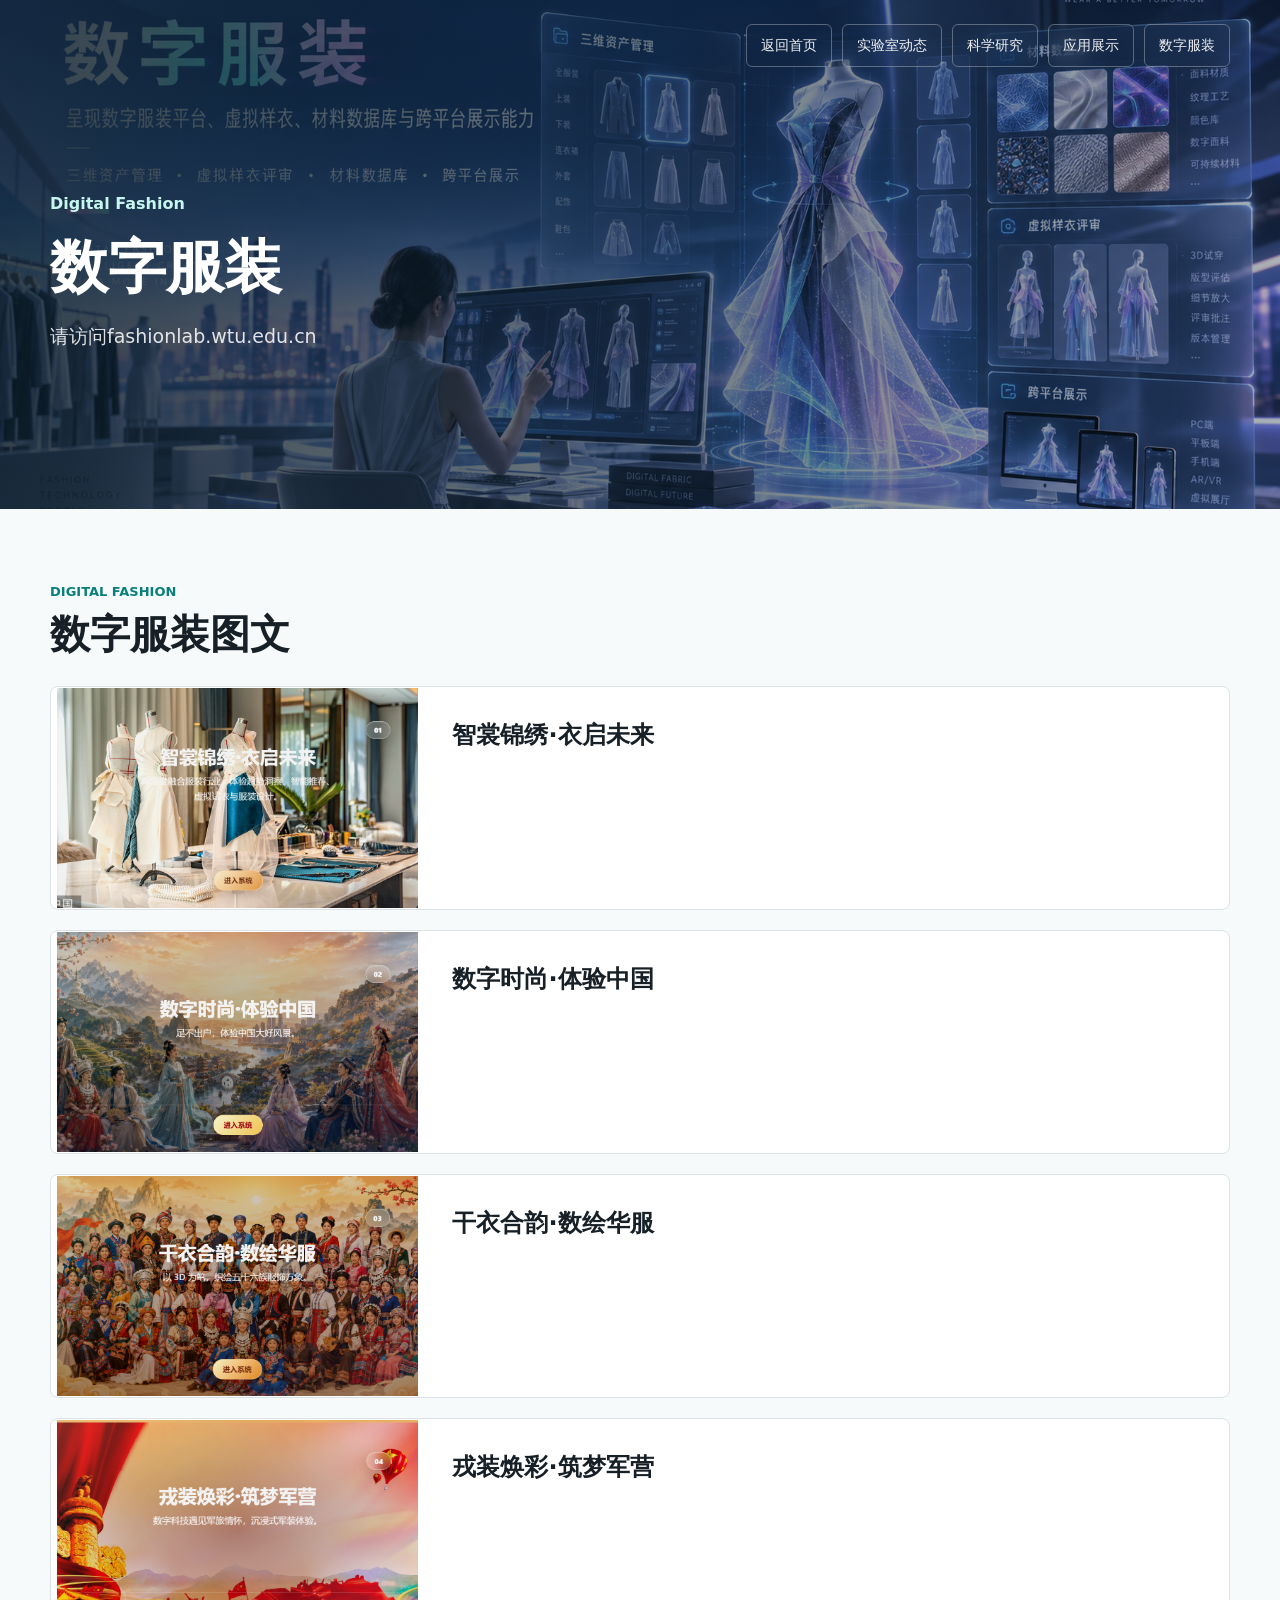
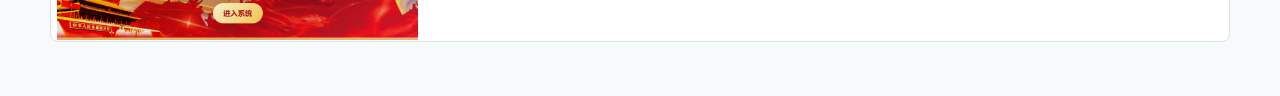
<file: digital-fashion/index.html>
<!DOCTYPE html><html lang="zh-CN"> <head><meta charset="UTF-8"><meta name="viewport" content="width=device-width, initial-scale=1.0"><meta name="description" content="呈现数字服装平台、虚拟样衣、材料数据库与跨平台展示能力。"><title>数字服装 | 数字时尚与智能服装实验室</title><link rel="stylesheet" href="/_astro/applications.6BqXEURZ.css"></head> <body> <style>astro-island,astro-slot,astro-static-slot{display:contents}</style><script>(()=>{var e=async t=>{await(await t())()};(self.Astro||(self.Astro={})).load=e;window.dispatchEvent(new Event("astro:load"));})();</script><script>(()=>{var A=Object.defineProperty;var g=(i,o,a)=>o in i?A(i,o,{enumerable:!0,configurable:!0,writable:!0,value:a}):i[o]=a;var d=(i,o,a)=>g(i,typeof o!="symbol"?o+"":o,a);{let i={0:t=>m(t),1:t=>a(t),2:t=>new RegExp(t),3:t=>new Date(t),4:t=>new Map(a(t)),5:t=>new Set(a(t)),6:t=>BigInt(t),7:t=>new URL(t),8:t=>new Uint8Array(t),9:t=>new Uint16Array(t),10:t=>new Uint32Array(t),11:t=>1/0*t},o=t=>{let[l,e]=t;return l in i?i[l](e):void 0},a=t=>t.map(o),m=t=>typeof t!="object"||t===null?t:Object.fromEntries(Object.entries(t).map(([l,e])=>[l,o(e)]));class y extends HTMLElement{constructor(){super(...arguments);d(this,"Component");d(this,"hydrator");d(this,"hydrate",async()=>{var b;if(!this.hydrator||!this.isConnected)return;let e=(b=this.parentElement)==null?void 0:b.closest("astro-island[ssr]");if(e){e.addEventListener("astro:hydrate",this.hydrate,{once:!0});return}let c=this.querySelectorAll("astro-slot"),n={},h=this.querySelectorAll("template[data-astro-template]");for(let r of h){let s=r.closest(this.tagName);s!=null&&s.isSameNode(this)&&(n[r.getAttribute("data-astro-template")||"default"]=r.innerHTML,r.remove())}for(let r of c){let s=r.closest(this.tagName);s!=null&&s.isSameNode(this)&&(n[r.getAttribute("name")||"default"]=r.innerHTML)}let p;try{p=this.hasAttribute("props")?m(JSON.parse(this.getAttribute("props"))):{}}catch(r){let s=this.getAttribute("component-url")||"<unknown>",v=this.getAttribute("component-export");throw v&&(s+=` (export ${v})`),console.error(`[hydrate] Error parsing props for component ${s}`,this.getAttribute("props"),r),r}let u;await this.hydrator(this)(this.Component,p,n,{client:this.getAttribute("client")}),this.removeAttribute("ssr"),this.dispatchEvent(new CustomEvent("astro:hydrate"))});d(this,"unmount",()=>{this.isConnected||this.dispatchEvent(new CustomEvent("astro:unmount"))})}disconnectedCallback(){document.removeEventListener("astro:after-swap",this.unmount),document.addEventListener("astro:after-swap",this.unmount,{once:!0})}connectedCallback(){if(!this.hasAttribute("await-children")||document.readyState==="interactive"||document.readyState==="complete")this.childrenConnectedCallback();else{let e=()=>{document.removeEventListener("DOMContentLoaded",e),c.disconnect(),this.childrenConnectedCallback()},c=new MutationObserver(()=>{var n;((n=this.lastChild)==null?void 0:n.nodeType)===Node.COMMENT_NODE&&this.lastChild.nodeValue==="astro:end"&&(this.lastChild.remove(),e())});c.observe(this,{childList:!0}),document.addEventListener("DOMContentLoaded",e)}}async childrenConnectedCallback(){let e=this.getAttribute("before-hydration-url");e&&await import(e),this.start()}async start(){let e=JSON.parse(this.getAttribute("opts")),c=this.getAttribute("client");if(Astro[c]===void 0){window.addEventListener(`astro:${c}`,()=>this.start(),{once:!0});return}try{await Astro[c](async()=>{let n=this.getAttribute("renderer-url"),[h,{default:p}]=await Promise.all([import(this.getAttribute("component-url")),n?import(n):()=>()=>{}]),u=this.getAttribute("component-export")||"default";if(!u.includes("."))this.Component=h[u];else{this.Component=h;for(let f of u.split("."))this.Component=this.Component[f]}return this.hydrator=p,this.hydrate},e,this)}catch(n){console.error(`[astro-island] Error hydrating ${this.getAttribute("component-url")}`,n)}}attributeChangedCallback(){this.hydrate()}}d(y,"observedAttributes",["props"]),customElements.get("astro-island")||customElements.define("astro-island",y)}})();</script><astro-island uid="Z1eq2gJ" prefix="r1" component-url="/_astro/SectionDetail.BWwuhT1F.js" component-export="default" renderer-url="/_astro/client.nFz3bvDj.js" props="{&quot;lab&quot;:[0,{&quot;name&quot;:[0,&quot;数字时尚与智能服装实验室&quot;],&quot;school&quot;:[0,&quot;设计与智能工程学院&quot;],&quot;university&quot;:[0,&quot;示例大学&quot;],&quot;tagline&quot;:[0,&quot;融合人工智能、数字孪生与服装科技，构建面向未来生活方式的交叉创新平台&quot;],&quot;summary&quot;:[0,&quot;实验室围绕数字服装、智能穿戴、虚拟试衣和时尚数据智能开展研究，服务服装产业升级、文化创意传播和可持续设计实践。&quot;],&quot;heroImages&quot;:[1,[[0,{&quot;src&quot;:[0,&quot;https://images.unsplash.com/photo-1535223289827-42f1e9919769?auto=format&amp;fit=crop&amp;w=1800&amp;q=88&quot;],&quot;title&quot;:[0,&quot;数字服装设计与虚拟展示&quot;],&quot;description&quot;:[0,&quot;以三维服装建模、动态仿真和交互展示连接创意设计与真实生产。&quot;]}],[0,{&quot;src&quot;:[0,&quot;https://images.unsplash.com/photo-1515886657613-9f3515b0c78f?auto=format&amp;fit=crop&amp;w=1800&amp;q=88&quot;],&quot;title&quot;:[0,&quot;智能穿戴与人体感知&quot;],&quot;description&quot;:[0,&quot;面向运动健康、舞台表演和人机交互场景，探索柔性传感与可穿戴计算。&quot;]}],[0,{&quot;src&quot;:[0,&quot;https://images.unsplash.com/photo-1550751827-4bd374c3f58b?auto=format&amp;fit=crop&amp;w=1800&amp;q=88&quot;],&quot;title&quot;:[0,&quot;时尚数据智能与应用转化&quot;],&quot;description&quot;:[0,&quot;通过趋势分析、个性化推荐和供应链数据建模，支撑服装产业数字化升级。&quot;]}]]],&quot;sections&quot;:[1,[[0,{&quot;key&quot;:[0,&quot;news&quot;],&quot;label&quot;:[0,&quot;News&quot;],&quot;title&quot;:[0,&quot;实验室动态&quot;],&quot;href&quot;:[0,&quot;/news/&quot;],&quot;summary&quot;:[0,&quot;追踪实验室近期展览、课题进展、开放日与校企协同活动。&quot;],&quot;image&quot;:[0,&quot;https://images.unsplash.com/photo-1535223289827-42f1e9919769?auto=format&amp;fit=crop&amp;w=1200&amp;q=88&quot;],&quot;count&quot;:[0,&quot;3 条动态&quot;]}],[0,{&quot;key&quot;:[0,&quot;research&quot;],&quot;label&quot;:[0,&quot;Research&quot;],&quot;title&quot;:[0,&quot;科学研究&quot;],&quot;href&quot;:[0,&quot;/research/&quot;],&quot;summary&quot;:[0,&quot;聚焦三维服装建模、智能穿戴、柔性传感与时尚数据智能。&quot;],&quot;image&quot;:[0,&quot;https://images.unsplash.com/photo-1516321318423-f06f85e504b3?auto=format&amp;fit=crop&amp;w=1200&amp;q=88&quot;],&quot;count&quot;:[0,&quot;3 个方向&quot;]}],[0,{&quot;key&quot;:[0,&quot;applications&quot;],&quot;label&quot;:[0,&quot;Applications&quot;],&quot;title&quot;:[0,&quot;应用展示&quot;],&quot;href&quot;:[0,&quot;/applications/&quot;],&quot;summary&quot;:[0,&quot;展示虚拟试衣、智能运动服装、数字展陈等可落地应用场景。&quot;],&quot;image&quot;:[0,&quot;https://images.unsplash.com/photo-1558655146-9f40138edfeb?auto=format&amp;fit=crop&amp;w=1200&amp;q=88&quot;],&quot;count&quot;:[0,&quot;3 类应用&quot;]}],[0,{&quot;key&quot;:[0,&quot;digital-fashion&quot;],&quot;label&quot;:[0,&quot;Digital Fashion&quot;],&quot;title&quot;:[0,&quot;数字服装&quot;],&quot;href&quot;:[0,&quot;/digital-fashion/&quot;],&quot;summary&quot;:[0,&quot;呈现数字服装平台、虚拟样衣、材料数据库与跨平台展示能力。&quot;],&quot;image&quot;:[0,&quot;https://images.unsplash.com/photo-1515886657613-9f3515b0c78f?auto=format&amp;fit=crop&amp;w=1200&amp;q=88&quot;],&quot;count&quot;:[0,&quot;4 个模块&quot;]}]]],&quot;stats&quot;:[1,[[0,{&quot;label&quot;:[0,&quot;在研项目&quot;],&quot;value&quot;:[0,&quot;18&quot;]}],[0,{&quot;label&quot;:[0,&quot;联合企业&quot;],&quot;value&quot;:[0,&quot;12&quot;]}],[0,{&quot;label&quot;:[0,&quot;作品与专利&quot;],&quot;value&quot;:[0,&quot;46&quot;]}],[0,{&quot;label&quot;:[0,&quot;开放课题&quot;],&quot;value&quot;:[0,&quot;8&quot;]}]]],&quot;news&quot;:[1,[[0,{&quot;date&quot;:[0,&quot;2026-05-28&quot;],&quot;title&quot;:[0,&quot;实验室数字服装作品入选高校设计创新成果展&quot;],&quot;description&quot;:[0,&quot;团队以可持续材料数据库和三维仿真流程完成系列虚拟成衣展示。&quot;],&quot;image&quot;:[0,&quot;https://images.unsplash.com/photo-1515886657613-9f3515b0c78f?auto=format&amp;fit=crop&amp;w=1000&amp;q=88&quot;]}],[0,{&quot;date&quot;:[0,&quot;2026-04-16&quot;],&quot;title&quot;:[0,&quot;智能穿戴课题完成校园运动健康场景测试&quot;],&quot;description&quot;:[0,&quot;柔性传感样衣完成多轮采集实验，为个体运动姿态分析提供数据支撑。&quot;],&quot;image&quot;:[0,&quot;https://images.unsplash.com/photo-1559757148-5c350d0d3c56?auto=format&amp;fit=crop&amp;w=1000&amp;q=88&quot;]}],[0,{&quot;date&quot;:[0,&quot;2026-03-20&quot;],&quot;title&quot;:[0,&quot;实验室启动数字服装开放日与研究生招生咨询&quot;],&quot;description&quot;:[0,&quot;面向服装设计、计算机、自动化、材料等方向学生开放参观交流。&quot;],&quot;image&quot;:[0,&quot;https://images.unsplash.com/photo-1552664730-d307ca884978?auto=format&amp;fit=crop&amp;w=1000&amp;q=88&quot;]}]]],&quot;research&quot;:[1,[[0,{&quot;title&quot;:[0,&quot;三维服装建模与动态仿真&quot;],&quot;description&quot;:[0,&quot;研究人体建模、版型参数化、布料物理仿真和实时渲染，提升数字服装从设计到展示的效率。&quot;],&quot;image&quot;:[0,&quot;https://images.unsplash.com/photo-1535223289827-42f1e9919769?auto=format&amp;fit=crop&amp;w=1000&amp;q=88&quot;]}],[0,{&quot;title&quot;:[0,&quot;智能穿戴与柔性传感&quot;],&quot;description&quot;:[0,&quot;围绕柔性电子、人体动作识别和低功耗边缘计算，构建可穿戴感知与反馈系统。&quot;],&quot;image&quot;:[0,&quot;https://images.unsplash.com/photo-1559757148-5c350d0d3c56?auto=format&amp;fit=crop&amp;w=1000&amp;q=88&quot;]}],[0,{&quot;title&quot;:[0,&quot;时尚数据智能&quot;],&quot;description&quot;:[0,&quot;基于多模态数据理解、趋势预测和个性化推荐，为服装品牌研发和消费体验提供智能工具。&quot;],&quot;image&quot;:[0,&quot;https://images.unsplash.com/photo-1550751827-4bd374c3f58b?auto=format&amp;fit=crop&amp;w=1000&amp;q=88&quot;]}]]],&quot;applications&quot;:[1,[[0,{&quot;title&quot;:[0,&quot;虚拟试衣系统&quot;],&quot;description&quot;:[0,&quot;支持人体尺寸采集、服装上身效果预览和面料替换，面向电商、门店和教学场景。&quot;],&quot;image&quot;:[0,&quot;https://images.unsplash.com/photo-1516321318423-f06f85e504b3?auto=format&amp;fit=crop&amp;w=1000&amp;q=88&quot;]}],[0,{&quot;title&quot;:[0,&quot;智能运动服装&quot;],&quot;description&quot;:[0,&quot;通过传感器与算法识别姿态、压力和动作节律，为训练反馈和健康监测提供依据。&quot;],&quot;image&quot;:[0,&quot;https://images.unsplash.com/photo-1515886657613-9f3515b0c78f?auto=format&amp;fit=crop&amp;w=1000&amp;q=88&quot;]}],[0,{&quot;title&quot;:[0,&quot;数字展陈与互动秀场&quot;],&quot;description&quot;:[0,&quot;结合实时渲染、交互投影和虚拟人，打造可巡展、可传播、可复用的数字时尚内容。&quot;],&quot;image&quot;:[0,&quot;https://images.unsplash.com/photo-1505373877841-8d25f7d46678?auto=format&amp;fit=crop&amp;w=1000&amp;q=88&quot;]}]]],&quot;digitalFashion&quot;:[0,{&quot;title&quot;:[0,&quot;数字服装平台&quot;],&quot;description&quot;:[0,&quot;平台整合服装三维资产、版型参数、材料数据、人体模型和展示模板，支持从创意草图到虚拟成衣发布的完整流程。&quot;],&quot;features&quot;:[1,[[0,&quot;三维资产管理&quot;],[0,&quot;虚拟样衣评审&quot;],[0,&quot;材料与工艺数据库&quot;],[0,&quot;跨平台数字展陈&quot;]]],&quot;items&quot;:[1,[[0,{&quot;title&quot;:[0,&quot;三维资产管理&quot;],&quot;description&quot;:[0,&quot;沉淀版型、面料、辅料和人体模型资源，支持项目组按系列、材质和应用场景检索复用。&quot;],&quot;image&quot;:[0,&quot;https://images.unsplash.com/photo-1518005020951-eccb494ad742?auto=format&amp;fit=crop&amp;w=1000&amp;q=88&quot;]}],[0,{&quot;title&quot;:[0,&quot;虚拟样衣评审&quot;],&quot;description&quot;:[0,&quot;通过动态走姿、面料垂坠和局部细节预览，帮助设计团队在打样前完成结构与视觉判断。&quot;],&quot;image&quot;:[0,&quot;https://images.unsplash.com/photo-1535223289827-42f1e9919769?auto=format&amp;fit=crop&amp;w=1000&amp;q=88&quot;]}],[0,{&quot;title&quot;:[0,&quot;材料与工艺数据库&quot;],&quot;description&quot;:[0,&quot;记录材料物性、可持续属性、加工工艺和视觉贴图，为仿真、展示和教学提供统一底座。&quot;],&quot;image&quot;:[0,&quot;https://images.unsplash.com/photo-1529139574466-a303027c1d8b?auto=format&amp;fit=crop&amp;w=1000&amp;q=88&quot;]}],[0,{&quot;title&quot;:[0,&quot;跨平台数字展陈&quot;],&quot;description&quot;:[0,&quot;面向网页、展厅大屏和沉浸式空间输出数字服装内容，让作品具备更强传播和复用能力。&quot;],&quot;image&quot;:[0,&quot;https://images.unsplash.com/photo-1550751827-4bd374c3f58b?auto=format&amp;fit=crop&amp;w=1000&amp;q=88&quot;]}]]],&quot;image&quot;:[0,&quot;https://images.unsplash.com/photo-1515886657613-9f3515b0c78f?auto=format&amp;fit=crop&amp;w=1400&amp;q=88&quot;]}],&quot;contact&quot;:[0,{&quot;address&quot;:[0,&quot;示例大学设计与智能工程楼 506&quot;],&quot;email&quot;:[0,&quot;fashion-lab@example.edu.cn&quot;],&quot;phone&quot;:[0,&quot;010-8888-2026&quot;]}]}],&quot;sectionKey&quot;:[0,&quot;digital-fashion&quot;]}" ssr client="load" opts="{&quot;name&quot;:&quot;SectionDetail&quot;,&quot;value&quot;:true}" await-children><main><section class="detailHero"><div class="detailHeroMedia" aria-hidden="true"><img class="mediaAsset" src="https://images.unsplash.com/photo-1515886657613-9f3515b0c78f?auto=format&amp;fit=crop&amp;w=1200&amp;q=88" alt="数字服装配图" loading="lazy"/></div><nav class="detailNav" aria-label="详情页导航"><a href="/">返回首页</a><a href="/news/">实验室动态</a><a href="/research/">科学研究</a><a href="/applications/">应用展示</a><a href="/digital-fashion/">数字服装</a></nav><div class="detailHeroContent"><p class="eyebrow">Digital Fashion</p><h1>数字服装</h1><p>呈现数字服装平台、虚拟样衣、材料数据库与跨平台展示能力。</p></div></section><section class="detailSection" aria-label="数字服装图文列表"><div class="sectionHead"><p>Digital Fashion</p><h2>数字服装<!-- -->图文</h2></div><div class="listing"><button class="listingItem" type="button" aria-label="查看三维资产管理详情"><div class="listingImage" data-media-frame="true"><img class="mediaAsset" src="https://images.unsplash.com/photo-1518005020951-eccb494ad742?auto=format&amp;fit=crop&amp;w=1000&amp;q=88" alt="三维资产管理配图" loading="lazy"/></div><div class="listingContent"><h3>三维资产管理</h3></div></button><button class="listingItem" type="button" aria-label="查看虚拟样衣评审详情"><div class="listingImage" data-media-frame="true"><img class="mediaAsset" src="https://images.unsplash.com/photo-1535223289827-42f1e9919769?auto=format&amp;fit=crop&amp;w=1000&amp;q=88" alt="虚拟样衣评审配图" loading="lazy"/></div><div class="listingContent"><h3>虚拟样衣评审</h3></div></button><button class="listingItem" type="button" aria-label="查看材料与工艺数据库详情"><div class="listingImage" data-media-frame="true"><img class="mediaAsset" src="https://images.unsplash.com/photo-1529139574466-a303027c1d8b?auto=format&amp;fit=crop&amp;w=1000&amp;q=88" alt="材料与工艺数据库配图" loading="lazy"/></div><div class="listingContent"><h3>材料与工艺数据库</h3></div></button><button class="listingItem" type="button" aria-label="查看跨平台数字展陈详情"><div class="listingImage" data-media-frame="true"><img class="mediaAsset" src="https://images.unsplash.com/photo-1550751827-4bd374c3f58b?auto=format&amp;fit=crop&amp;w=1000&amp;q=88" alt="跨平台数字展陈配图" loading="lazy"/></div><div class="listingContent"><h3>跨平台数字展陈</h3></div></button></div></section></main><!--astro:end--></astro-island> </body></html>
</file>
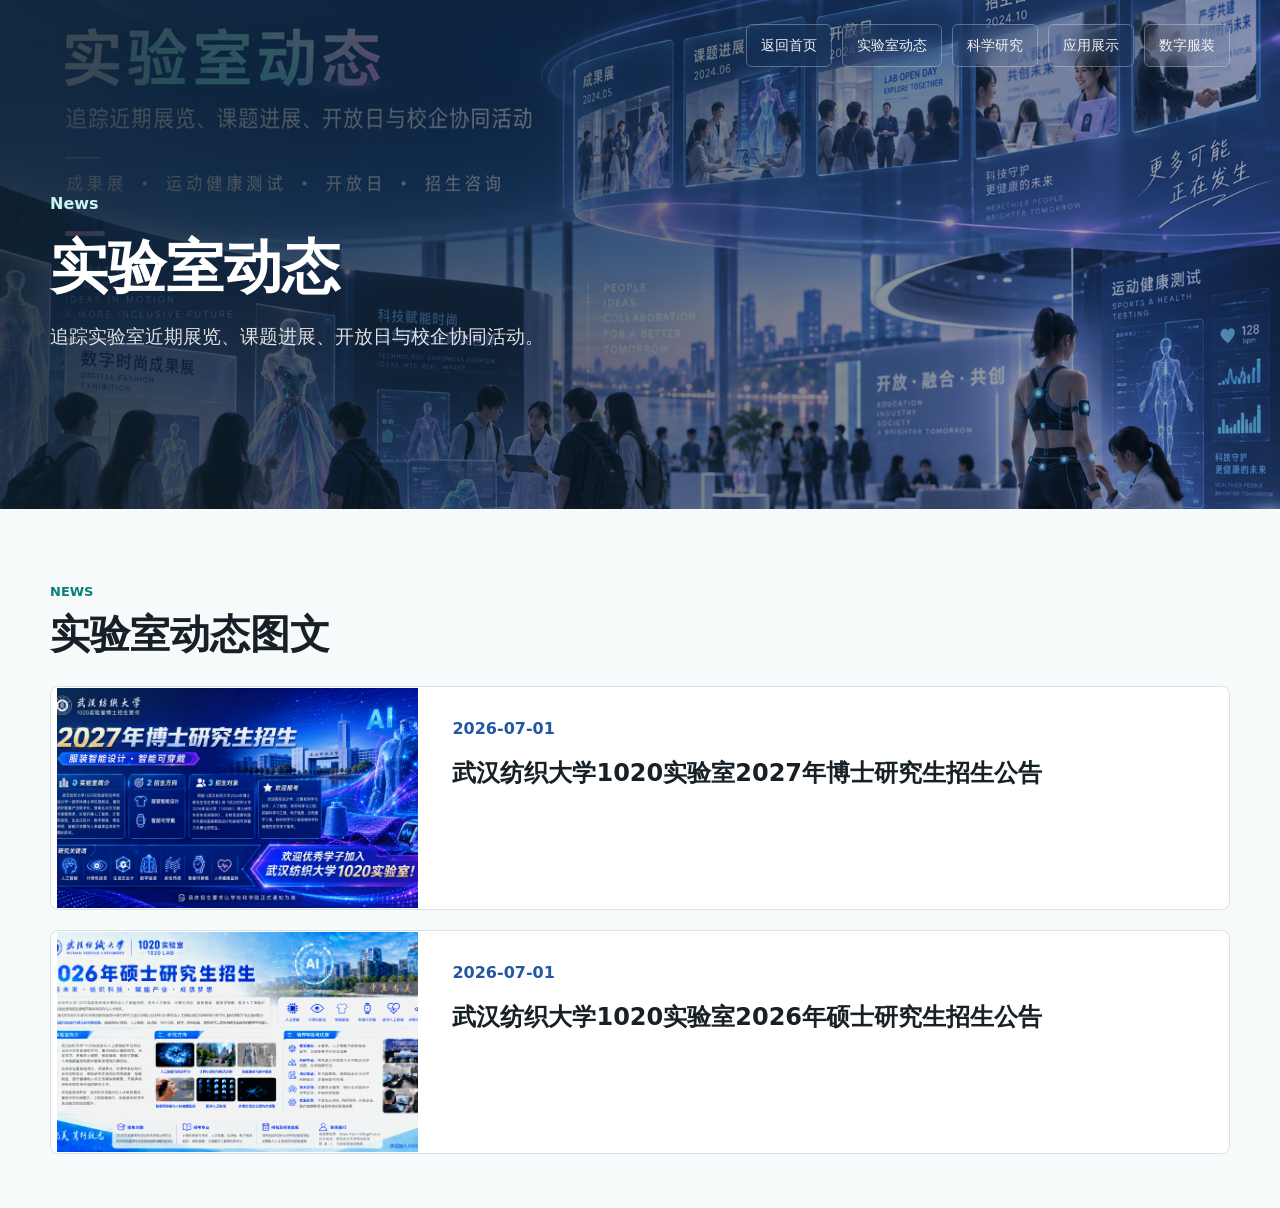
<file: news/index.html>
<!DOCTYPE html><html lang="zh-CN"> <head><meta charset="UTF-8"><meta name="viewport" content="width=device-width, initial-scale=1.0"><meta name="description" content="追踪实验室近期展览、课题进展、开放日与校企协同活动。"><title>实验室动态 | 数字时尚与智能服装实验室</title><link rel="stylesheet" href="/_astro/applications.6BqXEURZ.css"></head> <body> <style>astro-island,astro-slot,astro-static-slot{display:contents}</style><script>(()=>{var e=async t=>{await(await t())()};(self.Astro||(self.Astro={})).load=e;window.dispatchEvent(new Event("astro:load"));})();</script><script>(()=>{var A=Object.defineProperty;var g=(i,o,a)=>o in i?A(i,o,{enumerable:!0,configurable:!0,writable:!0,value:a}):i[o]=a;var d=(i,o,a)=>g(i,typeof o!="symbol"?o+"":o,a);{let i={0:t=>m(t),1:t=>a(t),2:t=>new RegExp(t),3:t=>new Date(t),4:t=>new Map(a(t)),5:t=>new Set(a(t)),6:t=>BigInt(t),7:t=>new URL(t),8:t=>new Uint8Array(t),9:t=>new Uint16Array(t),10:t=>new Uint32Array(t),11:t=>1/0*t},o=t=>{let[l,e]=t;return l in i?i[l](e):void 0},a=t=>t.map(o),m=t=>typeof t!="object"||t===null?t:Object.fromEntries(Object.entries(t).map(([l,e])=>[l,o(e)]));class y extends HTMLElement{constructor(){super(...arguments);d(this,"Component");d(this,"hydrator");d(this,"hydrate",async()=>{var b;if(!this.hydrator||!this.isConnected)return;let e=(b=this.parentElement)==null?void 0:b.closest("astro-island[ssr]");if(e){e.addEventListener("astro:hydrate",this.hydrate,{once:!0});return}let c=this.querySelectorAll("astro-slot"),n={},h=this.querySelectorAll("template[data-astro-template]");for(let r of h){let s=r.closest(this.tagName);s!=null&&s.isSameNode(this)&&(n[r.getAttribute("data-astro-template")||"default"]=r.innerHTML,r.remove())}for(let r of c){let s=r.closest(this.tagName);s!=null&&s.isSameNode(this)&&(n[r.getAttribute("name")||"default"]=r.innerHTML)}let p;try{p=this.hasAttribute("props")?m(JSON.parse(this.getAttribute("props"))):{}}catch(r){let s=this.getAttribute("component-url")||"<unknown>",v=this.getAttribute("component-export");throw v&&(s+=` (export ${v})`),console.error(`[hydrate] Error parsing props for component ${s}`,this.getAttribute("props"),r),r}let u;await this.hydrator(this)(this.Component,p,n,{client:this.getAttribute("client")}),this.removeAttribute("ssr"),this.dispatchEvent(new CustomEvent("astro:hydrate"))});d(this,"unmount",()=>{this.isConnected||this.dispatchEvent(new CustomEvent("astro:unmount"))})}disconnectedCallback(){document.removeEventListener("astro:after-swap",this.unmount),document.addEventListener("astro:after-swap",this.unmount,{once:!0})}connectedCallback(){if(!this.hasAttribute("await-children")||document.readyState==="interactive"||document.readyState==="complete")this.childrenConnectedCallback();else{let e=()=>{document.removeEventListener("DOMContentLoaded",e),c.disconnect(),this.childrenConnectedCallback()},c=new MutationObserver(()=>{var n;((n=this.lastChild)==null?void 0:n.nodeType)===Node.COMMENT_NODE&&this.lastChild.nodeValue==="astro:end"&&(this.lastChild.remove(),e())});c.observe(this,{childList:!0}),document.addEventListener("DOMContentLoaded",e)}}async childrenConnectedCallback(){let e=this.getAttribute("before-hydration-url");e&&await import(e),this.start()}async start(){let e=JSON.parse(this.getAttribute("opts")),c=this.getAttribute("client");if(Astro[c]===void 0){window.addEventListener(`astro:${c}`,()=>this.start(),{once:!0});return}try{await Astro[c](async()=>{let n=this.getAttribute("renderer-url"),[h,{default:p}]=await Promise.all([import(this.getAttribute("component-url")),n?import(n):()=>()=>{}]),u=this.getAttribute("component-export")||"default";if(!u.includes("."))this.Component=h[u];else{this.Component=h;for(let f of u.split("."))this.Component=this.Component[f]}return this.hydrator=p,this.hydrate},e,this)}catch(n){console.error(`[astro-island] Error hydrating ${this.getAttribute("component-url")}`,n)}}attributeChangedCallback(){this.hydrate()}}d(y,"observedAttributes",["props"]),customElements.get("astro-island")||customElements.define("astro-island",y)}})();</script><astro-island uid="Z2mlLT8" prefix="r1" component-url="/_astro/SectionDetail.BWwuhT1F.js" component-export="default" renderer-url="/_astro/client.nFz3bvDj.js" props="{&quot;lab&quot;:[0,{&quot;name&quot;:[0,&quot;数字时尚与智能服装实验室&quot;],&quot;school&quot;:[0,&quot;设计与智能工程学院&quot;],&quot;university&quot;:[0,&quot;示例大学&quot;],&quot;tagline&quot;:[0,&quot;融合人工智能、数字孪生与服装科技，构建面向未来生活方式的交叉创新平台&quot;],&quot;summary&quot;:[0,&quot;实验室围绕数字服装、智能穿戴、虚拟试衣和时尚数据智能开展研究，服务服装产业升级、文化创意传播和可持续设计实践。&quot;],&quot;heroImages&quot;:[1,[[0,{&quot;src&quot;:[0,&quot;https://images.unsplash.com/photo-1535223289827-42f1e9919769?auto=format&amp;fit=crop&amp;w=1800&amp;q=88&quot;],&quot;title&quot;:[0,&quot;数字服装设计与虚拟展示&quot;],&quot;description&quot;:[0,&quot;以三维服装建模、动态仿真和交互展示连接创意设计与真实生产。&quot;]}],[0,{&quot;src&quot;:[0,&quot;https://images.unsplash.com/photo-1515886657613-9f3515b0c78f?auto=format&amp;fit=crop&amp;w=1800&amp;q=88&quot;],&quot;title&quot;:[0,&quot;智能穿戴与人体感知&quot;],&quot;description&quot;:[0,&quot;面向运动健康、舞台表演和人机交互场景，探索柔性传感与可穿戴计算。&quot;]}],[0,{&quot;src&quot;:[0,&quot;https://images.unsplash.com/photo-1550751827-4bd374c3f58b?auto=format&amp;fit=crop&amp;w=1800&amp;q=88&quot;],&quot;title&quot;:[0,&quot;时尚数据智能与应用转化&quot;],&quot;description&quot;:[0,&quot;通过趋势分析、个性化推荐和供应链数据建模，支撑服装产业数字化升级。&quot;]}]]],&quot;sections&quot;:[1,[[0,{&quot;key&quot;:[0,&quot;news&quot;],&quot;label&quot;:[0,&quot;News&quot;],&quot;title&quot;:[0,&quot;实验室动态&quot;],&quot;href&quot;:[0,&quot;/news/&quot;],&quot;summary&quot;:[0,&quot;追踪实验室近期展览、课题进展、开放日与校企协同活动。&quot;],&quot;image&quot;:[0,&quot;https://images.unsplash.com/photo-1535223289827-42f1e9919769?auto=format&amp;fit=crop&amp;w=1200&amp;q=88&quot;],&quot;count&quot;:[0,&quot;3 条动态&quot;]}],[0,{&quot;key&quot;:[0,&quot;research&quot;],&quot;label&quot;:[0,&quot;Research&quot;],&quot;title&quot;:[0,&quot;科学研究&quot;],&quot;href&quot;:[0,&quot;/research/&quot;],&quot;summary&quot;:[0,&quot;聚焦三维服装建模、智能穿戴、柔性传感与时尚数据智能。&quot;],&quot;image&quot;:[0,&quot;https://images.unsplash.com/photo-1516321318423-f06f85e504b3?auto=format&amp;fit=crop&amp;w=1200&amp;q=88&quot;],&quot;count&quot;:[0,&quot;3 个方向&quot;]}],[0,{&quot;key&quot;:[0,&quot;applications&quot;],&quot;label&quot;:[0,&quot;Applications&quot;],&quot;title&quot;:[0,&quot;应用展示&quot;],&quot;href&quot;:[0,&quot;/applications/&quot;],&quot;summary&quot;:[0,&quot;展示虚拟试衣、智能运动服装、数字展陈等可落地应用场景。&quot;],&quot;image&quot;:[0,&quot;https://images.unsplash.com/photo-1558655146-9f40138edfeb?auto=format&amp;fit=crop&amp;w=1200&amp;q=88&quot;],&quot;count&quot;:[0,&quot;3 类应用&quot;]}],[0,{&quot;key&quot;:[0,&quot;digital-fashion&quot;],&quot;label&quot;:[0,&quot;Digital Fashion&quot;],&quot;title&quot;:[0,&quot;数字服装&quot;],&quot;href&quot;:[0,&quot;/digital-fashion/&quot;],&quot;summary&quot;:[0,&quot;呈现数字服装平台、虚拟样衣、材料数据库与跨平台展示能力。&quot;],&quot;image&quot;:[0,&quot;https://images.unsplash.com/photo-1515886657613-9f3515b0c78f?auto=format&amp;fit=crop&amp;w=1200&amp;q=88&quot;],&quot;count&quot;:[0,&quot;4 个模块&quot;]}]]],&quot;stats&quot;:[1,[[0,{&quot;label&quot;:[0,&quot;在研项目&quot;],&quot;value&quot;:[0,&quot;18&quot;]}],[0,{&quot;label&quot;:[0,&quot;联合企业&quot;],&quot;value&quot;:[0,&quot;12&quot;]}],[0,{&quot;label&quot;:[0,&quot;作品与专利&quot;],&quot;value&quot;:[0,&quot;46&quot;]}],[0,{&quot;label&quot;:[0,&quot;开放课题&quot;],&quot;value&quot;:[0,&quot;8&quot;]}]]],&quot;news&quot;:[1,[[0,{&quot;date&quot;:[0,&quot;2026-05-28&quot;],&quot;title&quot;:[0,&quot;实验室数字服装作品入选高校设计创新成果展&quot;],&quot;description&quot;:[0,&quot;团队以可持续材料数据库和三维仿真流程完成系列虚拟成衣展示。&quot;],&quot;image&quot;:[0,&quot;https://images.unsplash.com/photo-1515886657613-9f3515b0c78f?auto=format&amp;fit=crop&amp;w=1000&amp;q=88&quot;]}],[0,{&quot;date&quot;:[0,&quot;2026-04-16&quot;],&quot;title&quot;:[0,&quot;智能穿戴课题完成校园运动健康场景测试&quot;],&quot;description&quot;:[0,&quot;柔性传感样衣完成多轮采集实验，为个体运动姿态分析提供数据支撑。&quot;],&quot;image&quot;:[0,&quot;https://images.unsplash.com/photo-1559757148-5c350d0d3c56?auto=format&amp;fit=crop&amp;w=1000&amp;q=88&quot;]}],[0,{&quot;date&quot;:[0,&quot;2026-03-20&quot;],&quot;title&quot;:[0,&quot;实验室启动数字服装开放日与研究生招生咨询&quot;],&quot;description&quot;:[0,&quot;面向服装设计、计算机、自动化、材料等方向学生开放参观交流。&quot;],&quot;image&quot;:[0,&quot;https://images.unsplash.com/photo-1552664730-d307ca884978?auto=format&amp;fit=crop&amp;w=1000&amp;q=88&quot;]}]]],&quot;research&quot;:[1,[[0,{&quot;title&quot;:[0,&quot;三维服装建模与动态仿真&quot;],&quot;description&quot;:[0,&quot;研究人体建模、版型参数化、布料物理仿真和实时渲染，提升数字服装从设计到展示的效率。&quot;],&quot;image&quot;:[0,&quot;https://images.unsplash.com/photo-1535223289827-42f1e9919769?auto=format&amp;fit=crop&amp;w=1000&amp;q=88&quot;]}],[0,{&quot;title&quot;:[0,&quot;智能穿戴与柔性传感&quot;],&quot;description&quot;:[0,&quot;围绕柔性电子、人体动作识别和低功耗边缘计算，构建可穿戴感知与反馈系统。&quot;],&quot;image&quot;:[0,&quot;https://images.unsplash.com/photo-1559757148-5c350d0d3c56?auto=format&amp;fit=crop&amp;w=1000&amp;q=88&quot;]}],[0,{&quot;title&quot;:[0,&quot;时尚数据智能&quot;],&quot;description&quot;:[0,&quot;基于多模态数据理解、趋势预测和个性化推荐，为服装品牌研发和消费体验提供智能工具。&quot;],&quot;image&quot;:[0,&quot;https://images.unsplash.com/photo-1550751827-4bd374c3f58b?auto=format&amp;fit=crop&amp;w=1000&amp;q=88&quot;]}]]],&quot;applications&quot;:[1,[[0,{&quot;title&quot;:[0,&quot;虚拟试衣系统&quot;],&quot;description&quot;:[0,&quot;支持人体尺寸采集、服装上身效果预览和面料替换，面向电商、门店和教学场景。&quot;],&quot;image&quot;:[0,&quot;https://images.unsplash.com/photo-1516321318423-f06f85e504b3?auto=format&amp;fit=crop&amp;w=1000&amp;q=88&quot;]}],[0,{&quot;title&quot;:[0,&quot;智能运动服装&quot;],&quot;description&quot;:[0,&quot;通过传感器与算法识别姿态、压力和动作节律，为训练反馈和健康监测提供依据。&quot;],&quot;image&quot;:[0,&quot;https://images.unsplash.com/photo-1515886657613-9f3515b0c78f?auto=format&amp;fit=crop&amp;w=1000&amp;q=88&quot;]}],[0,{&quot;title&quot;:[0,&quot;数字展陈与互动秀场&quot;],&quot;description&quot;:[0,&quot;结合实时渲染、交互投影和虚拟人，打造可巡展、可传播、可复用的数字时尚内容。&quot;],&quot;image&quot;:[0,&quot;https://images.unsplash.com/photo-1505373877841-8d25f7d46678?auto=format&amp;fit=crop&amp;w=1000&amp;q=88&quot;]}]]],&quot;digitalFashion&quot;:[0,{&quot;title&quot;:[0,&quot;数字服装平台&quot;],&quot;description&quot;:[0,&quot;平台整合服装三维资产、版型参数、材料数据、人体模型和展示模板，支持从创意草图到虚拟成衣发布的完整流程。&quot;],&quot;features&quot;:[1,[[0,&quot;三维资产管理&quot;],[0,&quot;虚拟样衣评审&quot;],[0,&quot;材料与工艺数据库&quot;],[0,&quot;跨平台数字展陈&quot;]]],&quot;items&quot;:[1,[[0,{&quot;title&quot;:[0,&quot;三维资产管理&quot;],&quot;description&quot;:[0,&quot;沉淀版型、面料、辅料和人体模型资源，支持项目组按系列、材质和应用场景检索复用。&quot;],&quot;image&quot;:[0,&quot;https://images.unsplash.com/photo-1518005020951-eccb494ad742?auto=format&amp;fit=crop&amp;w=1000&amp;q=88&quot;]}],[0,{&quot;title&quot;:[0,&quot;虚拟样衣评审&quot;],&quot;description&quot;:[0,&quot;通过动态走姿、面料垂坠和局部细节预览，帮助设计团队在打样前完成结构与视觉判断。&quot;],&quot;image&quot;:[0,&quot;https://images.unsplash.com/photo-1535223289827-42f1e9919769?auto=format&amp;fit=crop&amp;w=1000&amp;q=88&quot;]}],[0,{&quot;title&quot;:[0,&quot;材料与工艺数据库&quot;],&quot;description&quot;:[0,&quot;记录材料物性、可持续属性、加工工艺和视觉贴图，为仿真、展示和教学提供统一底座。&quot;],&quot;image&quot;:[0,&quot;https://images.unsplash.com/photo-1529139574466-a303027c1d8b?auto=format&amp;fit=crop&amp;w=1000&amp;q=88&quot;]}],[0,{&quot;title&quot;:[0,&quot;跨平台数字展陈&quot;],&quot;description&quot;:[0,&quot;面向网页、展厅大屏和沉浸式空间输出数字服装内容，让作品具备更强传播和复用能力。&quot;],&quot;image&quot;:[0,&quot;https://images.unsplash.com/photo-1550751827-4bd374c3f58b?auto=format&amp;fit=crop&amp;w=1000&amp;q=88&quot;]}]]],&quot;image&quot;:[0,&quot;https://images.unsplash.com/photo-1515886657613-9f3515b0c78f?auto=format&amp;fit=crop&amp;w=1400&amp;q=88&quot;]}],&quot;contact&quot;:[0,{&quot;address&quot;:[0,&quot;示例大学设计与智能工程楼 506&quot;],&quot;email&quot;:[0,&quot;fashion-lab@example.edu.cn&quot;],&quot;phone&quot;:[0,&quot;010-8888-2026&quot;]}]}],&quot;sectionKey&quot;:[0,&quot;news&quot;]}" ssr client="load" opts="{&quot;name&quot;:&quot;SectionDetail&quot;,&quot;value&quot;:true}" await-children><main><section class="detailHero"><div class="detailHeroMedia" aria-hidden="true"><img class="mediaAsset" src="https://images.unsplash.com/photo-1535223289827-42f1e9919769?auto=format&amp;fit=crop&amp;w=1200&amp;q=88" alt="实验室动态配图" loading="lazy"/></div><nav class="detailNav" aria-label="详情页导航"><a href="/">返回首页</a><a href="/news/">实验室动态</a><a href="/research/">科学研究</a><a href="/applications/">应用展示</a><a href="/digital-fashion/">数字服装</a></nav><div class="detailHeroContent"><p class="eyebrow">News</p><h1>实验室动态</h1><p>追踪实验室近期展览、课题进展、开放日与校企协同活动。</p></div></section><section class="detailSection" aria-label="实验室动态图文列表"><div class="sectionHead"><p>News</p><h2>实验室动态<!-- -->图文</h2></div><div class="listing"><button class="listingItem" type="button" aria-label="查看实验室数字服装作品入选高校设计创新成果展详情"><div class="listingImage" data-media-frame="true"><img class="mediaAsset" src="https://images.unsplash.com/photo-1515886657613-9f3515b0c78f?auto=format&amp;fit=crop&amp;w=1000&amp;q=88" alt="实验室数字服装作品入选高校设计创新成果展配图" loading="lazy"/></div><div class="listingContent"><time>2026-05-28</time><h3>实验室数字服装作品入选高校设计创新成果展</h3></div></button><button class="listingItem" type="button" aria-label="查看智能穿戴课题完成校园运动健康场景测试详情"><div class="listingImage" data-media-frame="true"><img class="mediaAsset" src="https://images.unsplash.com/photo-1559757148-5c350d0d3c56?auto=format&amp;fit=crop&amp;w=1000&amp;q=88" alt="智能穿戴课题完成校园运动健康场景测试配图" loading="lazy"/></div><div class="listingContent"><time>2026-04-16</time><h3>智能穿戴课题完成校园运动健康场景测试</h3></div></button><button class="listingItem" type="button" aria-label="查看实验室启动数字服装开放日与研究生招生咨询详情"><div class="listingImage" data-media-frame="true"><img class="mediaAsset" src="https://images.unsplash.com/photo-1552664730-d307ca884978?auto=format&amp;fit=crop&amp;w=1000&amp;q=88" alt="实验室启动数字服装开放日与研究生招生咨询配图" loading="lazy"/></div><div class="listingContent"><time>2026-03-20</time><h3>实验室启动数字服装开放日与研究生招生咨询</h3></div></button></div></section></main><!--astro:end--></astro-island> </body></html>
</file>
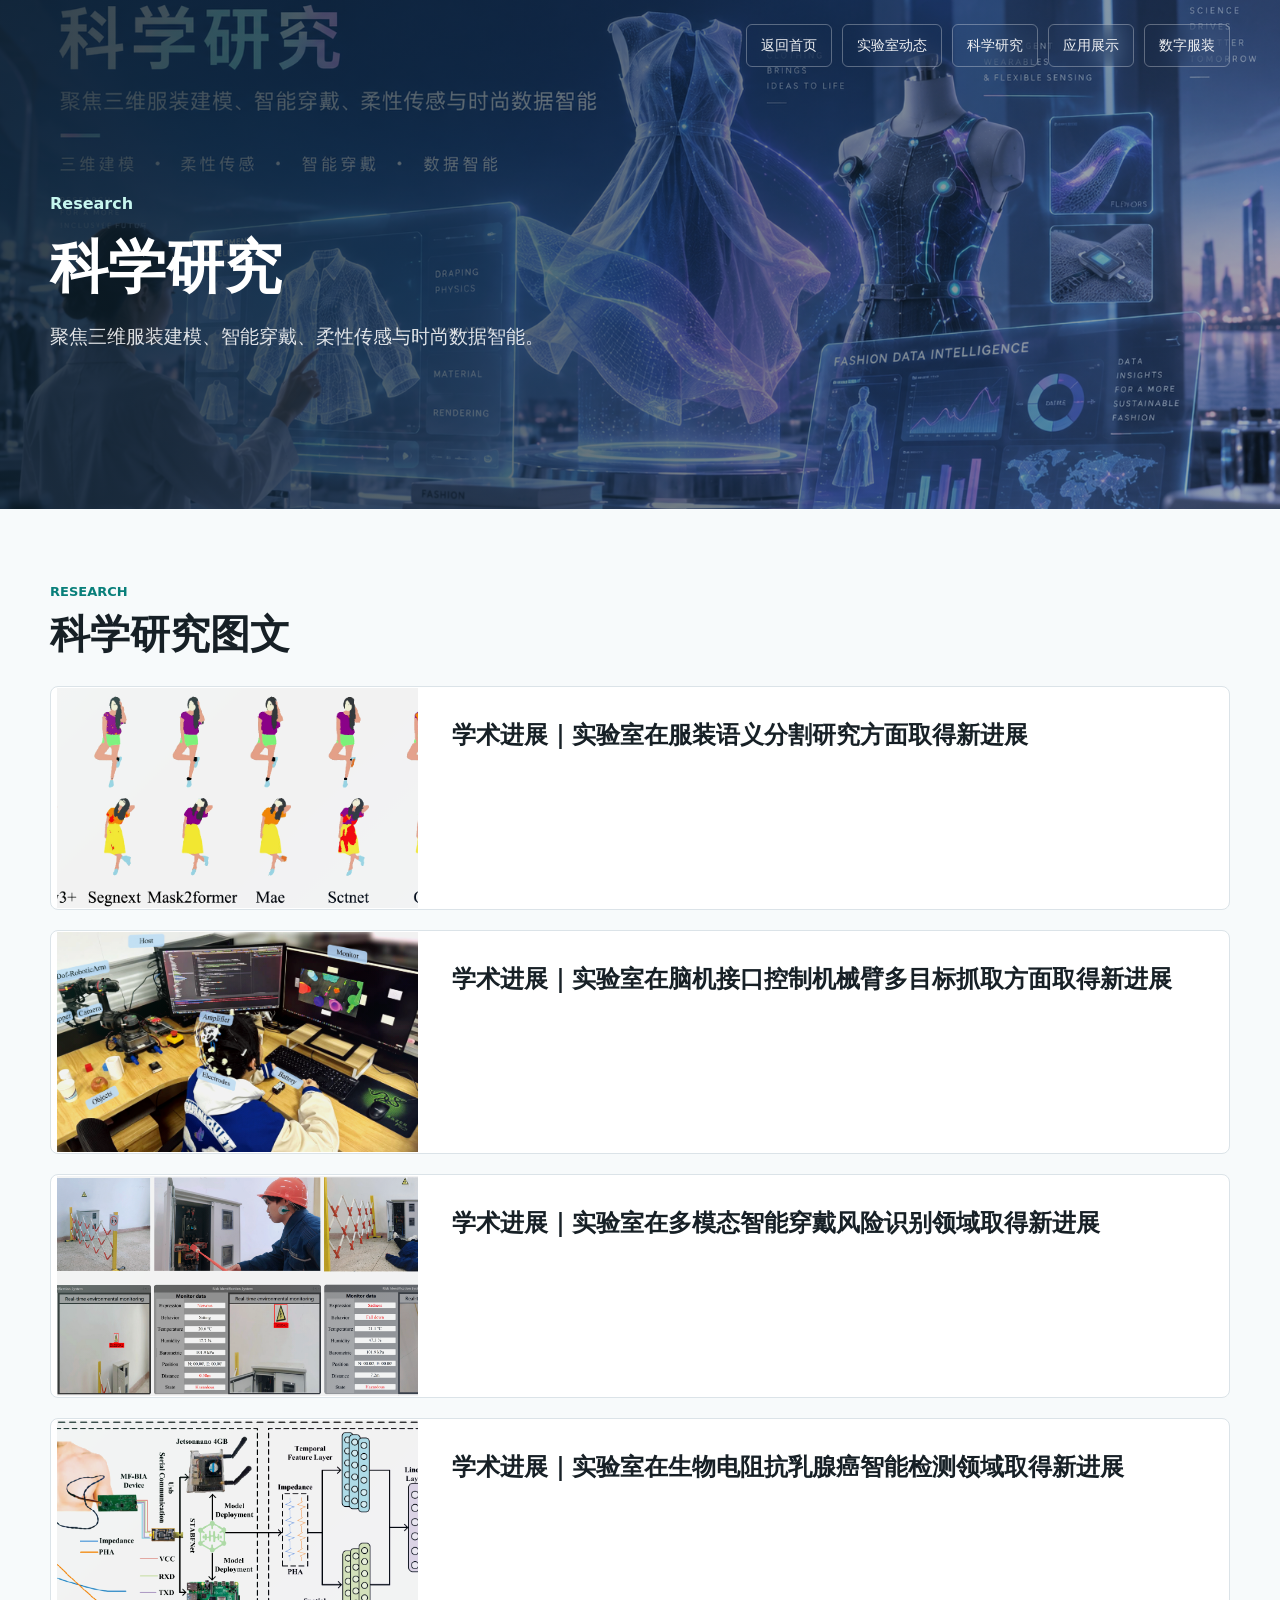
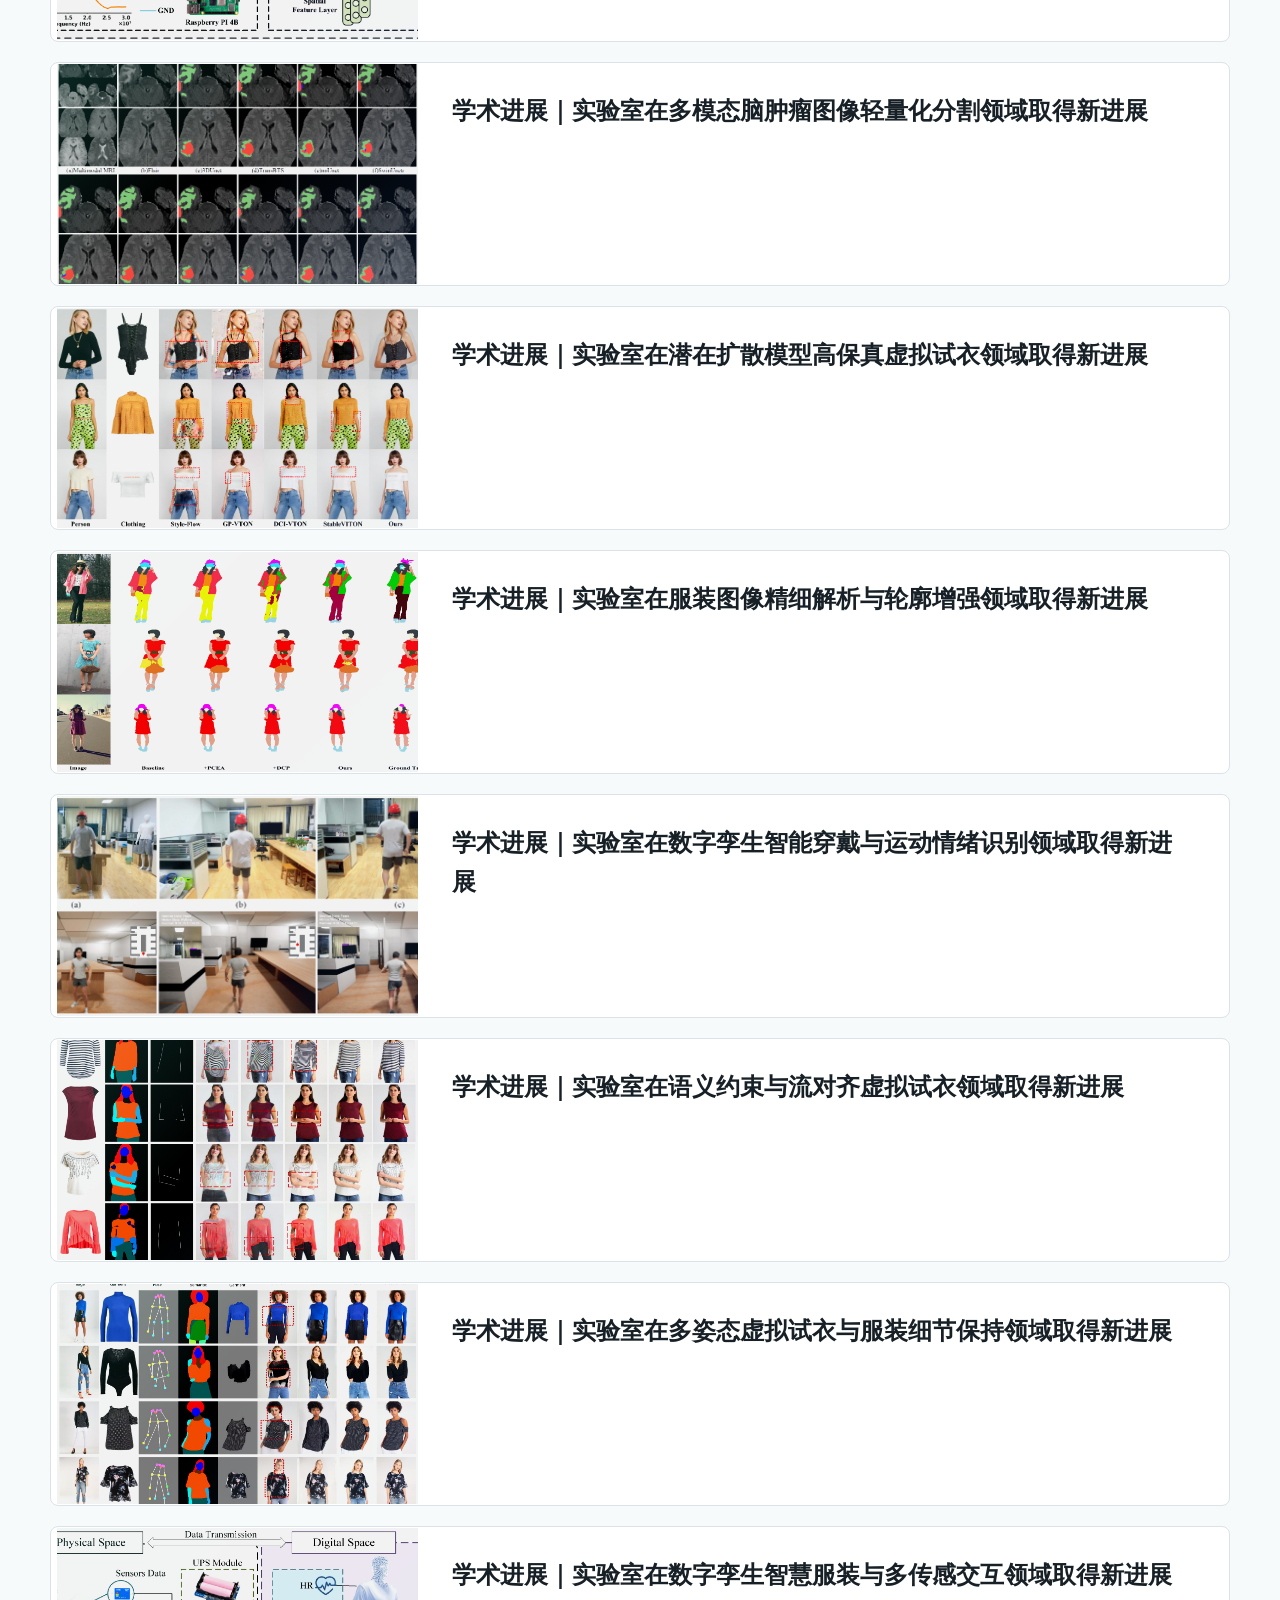
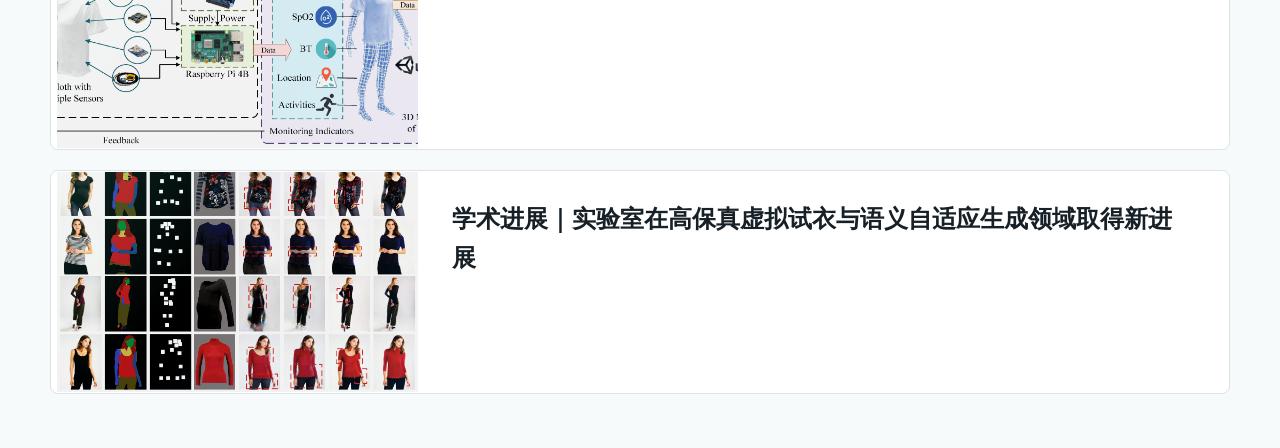
<file: research/index.html>
<!DOCTYPE html><html lang="zh-CN"> <head><meta charset="UTF-8"><meta name="viewport" content="width=device-width, initial-scale=1.0"><meta name="description" content="聚焦三维服装建模、智能穿戴、柔性传感与时尚数据智能。"><title>科学研究 | 数字时尚与智能服装实验室</title><link rel="stylesheet" href="/_astro/applications.6BqXEURZ.css"></head> <body> <style>astro-island,astro-slot,astro-static-slot{display:contents}</style><script>(()=>{var e=async t=>{await(await t())()};(self.Astro||(self.Astro={})).load=e;window.dispatchEvent(new Event("astro:load"));})();</script><script>(()=>{var A=Object.defineProperty;var g=(i,o,a)=>o in i?A(i,o,{enumerable:!0,configurable:!0,writable:!0,value:a}):i[o]=a;var d=(i,o,a)=>g(i,typeof o!="symbol"?o+"":o,a);{let i={0:t=>m(t),1:t=>a(t),2:t=>new RegExp(t),3:t=>new Date(t),4:t=>new Map(a(t)),5:t=>new Set(a(t)),6:t=>BigInt(t),7:t=>new URL(t),8:t=>new Uint8Array(t),9:t=>new Uint16Array(t),10:t=>new Uint32Array(t),11:t=>1/0*t},o=t=>{let[l,e]=t;return l in i?i[l](e):void 0},a=t=>t.map(o),m=t=>typeof t!="object"||t===null?t:Object.fromEntries(Object.entries(t).map(([l,e])=>[l,o(e)]));class y extends HTMLElement{constructor(){super(...arguments);d(this,"Component");d(this,"hydrator");d(this,"hydrate",async()=>{var b;if(!this.hydrator||!this.isConnected)return;let e=(b=this.parentElement)==null?void 0:b.closest("astro-island[ssr]");if(e){e.addEventListener("astro:hydrate",this.hydrate,{once:!0});return}let c=this.querySelectorAll("astro-slot"),n={},h=this.querySelectorAll("template[data-astro-template]");for(let r of h){let s=r.closest(this.tagName);s!=null&&s.isSameNode(this)&&(n[r.getAttribute("data-astro-template")||"default"]=r.innerHTML,r.remove())}for(let r of c){let s=r.closest(this.tagName);s!=null&&s.isSameNode(this)&&(n[r.getAttribute("name")||"default"]=r.innerHTML)}let p;try{p=this.hasAttribute("props")?m(JSON.parse(this.getAttribute("props"))):{}}catch(r){let s=this.getAttribute("component-url")||"<unknown>",v=this.getAttribute("component-export");throw v&&(s+=` (export ${v})`),console.error(`[hydrate] Error parsing props for component ${s}`,this.getAttribute("props"),r),r}let u;await this.hydrator(this)(this.Component,p,n,{client:this.getAttribute("client")}),this.removeAttribute("ssr"),this.dispatchEvent(new CustomEvent("astro:hydrate"))});d(this,"unmount",()=>{this.isConnected||this.dispatchEvent(new CustomEvent("astro:unmount"))})}disconnectedCallback(){document.removeEventListener("astro:after-swap",this.unmount),document.addEventListener("astro:after-swap",this.unmount,{once:!0})}connectedCallback(){if(!this.hasAttribute("await-children")||document.readyState==="interactive"||document.readyState==="complete")this.childrenConnectedCallback();else{let e=()=>{document.removeEventListener("DOMContentLoaded",e),c.disconnect(),this.childrenConnectedCallback()},c=new MutationObserver(()=>{var n;((n=this.lastChild)==null?void 0:n.nodeType)===Node.COMMENT_NODE&&this.lastChild.nodeValue==="astro:end"&&(this.lastChild.remove(),e())});c.observe(this,{childList:!0}),document.addEventListener("DOMContentLoaded",e)}}async childrenConnectedCallback(){let e=this.getAttribute("before-hydration-url");e&&await import(e),this.start()}async start(){let e=JSON.parse(this.getAttribute("opts")),c=this.getAttribute("client");if(Astro[c]===void 0){window.addEventListener(`astro:${c}`,()=>this.start(),{once:!0});return}try{await Astro[c](async()=>{let n=this.getAttribute("renderer-url"),[h,{default:p}]=await Promise.all([import(this.getAttribute("component-url")),n?import(n):()=>()=>{}]),u=this.getAttribute("component-export")||"default";if(!u.includes("."))this.Component=h[u];else{this.Component=h;for(let f of u.split("."))this.Component=this.Component[f]}return this.hydrator=p,this.hydrate},e,this)}catch(n){console.error(`[astro-island] Error hydrating ${this.getAttribute("component-url")}`,n)}}attributeChangedCallback(){this.hydrate()}}d(y,"observedAttributes",["props"]),customElements.get("astro-island")||customElements.define("astro-island",y)}})();</script><astro-island uid="ZO5Kav" prefix="r1" component-url="/_astro/SectionDetail.BWwuhT1F.js" component-export="default" renderer-url="/_astro/client.nFz3bvDj.js" props="{&quot;lab&quot;:[0,{&quot;name&quot;:[0,&quot;数字时尚与智能服装实验室&quot;],&quot;school&quot;:[0,&quot;设计与智能工程学院&quot;],&quot;university&quot;:[0,&quot;示例大学&quot;],&quot;tagline&quot;:[0,&quot;融合人工智能、数字孪生与服装科技，构建面向未来生活方式的交叉创新平台&quot;],&quot;summary&quot;:[0,&quot;实验室围绕数字服装、智能穿戴、虚拟试衣和时尚数据智能开展研究，服务服装产业升级、文化创意传播和可持续设计实践。&quot;],&quot;heroImages&quot;:[1,[[0,{&quot;src&quot;:[0,&quot;https://images.unsplash.com/photo-1535223289827-42f1e9919769?auto=format&amp;fit=crop&amp;w=1800&amp;q=88&quot;],&quot;title&quot;:[0,&quot;数字服装设计与虚拟展示&quot;],&quot;description&quot;:[0,&quot;以三维服装建模、动态仿真和交互展示连接创意设计与真实生产。&quot;]}],[0,{&quot;src&quot;:[0,&quot;https://images.unsplash.com/photo-1515886657613-9f3515b0c78f?auto=format&amp;fit=crop&amp;w=1800&amp;q=88&quot;],&quot;title&quot;:[0,&quot;智能穿戴与人体感知&quot;],&quot;description&quot;:[0,&quot;面向运动健康、舞台表演和人机交互场景，探索柔性传感与可穿戴计算。&quot;]}],[0,{&quot;src&quot;:[0,&quot;https://images.unsplash.com/photo-1550751827-4bd374c3f58b?auto=format&amp;fit=crop&amp;w=1800&amp;q=88&quot;],&quot;title&quot;:[0,&quot;时尚数据智能与应用转化&quot;],&quot;description&quot;:[0,&quot;通过趋势分析、个性化推荐和供应链数据建模，支撑服装产业数字化升级。&quot;]}]]],&quot;sections&quot;:[1,[[0,{&quot;key&quot;:[0,&quot;news&quot;],&quot;label&quot;:[0,&quot;News&quot;],&quot;title&quot;:[0,&quot;实验室动态&quot;],&quot;href&quot;:[0,&quot;/news/&quot;],&quot;summary&quot;:[0,&quot;追踪实验室近期展览、课题进展、开放日与校企协同活动。&quot;],&quot;image&quot;:[0,&quot;https://images.unsplash.com/photo-1535223289827-42f1e9919769?auto=format&amp;fit=crop&amp;w=1200&amp;q=88&quot;],&quot;count&quot;:[0,&quot;3 条动态&quot;]}],[0,{&quot;key&quot;:[0,&quot;research&quot;],&quot;label&quot;:[0,&quot;Research&quot;],&quot;title&quot;:[0,&quot;科学研究&quot;],&quot;href&quot;:[0,&quot;/research/&quot;],&quot;summary&quot;:[0,&quot;聚焦三维服装建模、智能穿戴、柔性传感与时尚数据智能。&quot;],&quot;image&quot;:[0,&quot;https://images.unsplash.com/photo-1516321318423-f06f85e504b3?auto=format&amp;fit=crop&amp;w=1200&amp;q=88&quot;],&quot;count&quot;:[0,&quot;3 个方向&quot;]}],[0,{&quot;key&quot;:[0,&quot;applications&quot;],&quot;label&quot;:[0,&quot;Applications&quot;],&quot;title&quot;:[0,&quot;应用展示&quot;],&quot;href&quot;:[0,&quot;/applications/&quot;],&quot;summary&quot;:[0,&quot;展示虚拟试衣、智能运动服装、数字展陈等可落地应用场景。&quot;],&quot;image&quot;:[0,&quot;https://images.unsplash.com/photo-1558655146-9f40138edfeb?auto=format&amp;fit=crop&amp;w=1200&amp;q=88&quot;],&quot;count&quot;:[0,&quot;3 类应用&quot;]}],[0,{&quot;key&quot;:[0,&quot;digital-fashion&quot;],&quot;label&quot;:[0,&quot;Digital Fashion&quot;],&quot;title&quot;:[0,&quot;数字服装&quot;],&quot;href&quot;:[0,&quot;/digital-fashion/&quot;],&quot;summary&quot;:[0,&quot;呈现数字服装平台、虚拟样衣、材料数据库与跨平台展示能力。&quot;],&quot;image&quot;:[0,&quot;https://images.unsplash.com/photo-1515886657613-9f3515b0c78f?auto=format&amp;fit=crop&amp;w=1200&amp;q=88&quot;],&quot;count&quot;:[0,&quot;4 个模块&quot;]}]]],&quot;stats&quot;:[1,[[0,{&quot;label&quot;:[0,&quot;在研项目&quot;],&quot;value&quot;:[0,&quot;18&quot;]}],[0,{&quot;label&quot;:[0,&quot;联合企业&quot;],&quot;value&quot;:[0,&quot;12&quot;]}],[0,{&quot;label&quot;:[0,&quot;作品与专利&quot;],&quot;value&quot;:[0,&quot;46&quot;]}],[0,{&quot;label&quot;:[0,&quot;开放课题&quot;],&quot;value&quot;:[0,&quot;8&quot;]}]]],&quot;news&quot;:[1,[[0,{&quot;date&quot;:[0,&quot;2026-05-28&quot;],&quot;title&quot;:[0,&quot;实验室数字服装作品入选高校设计创新成果展&quot;],&quot;description&quot;:[0,&quot;团队以可持续材料数据库和三维仿真流程完成系列虚拟成衣展示。&quot;],&quot;image&quot;:[0,&quot;https://images.unsplash.com/photo-1515886657613-9f3515b0c78f?auto=format&amp;fit=crop&amp;w=1000&amp;q=88&quot;]}],[0,{&quot;date&quot;:[0,&quot;2026-04-16&quot;],&quot;title&quot;:[0,&quot;智能穿戴课题完成校园运动健康场景测试&quot;],&quot;description&quot;:[0,&quot;柔性传感样衣完成多轮采集实验，为个体运动姿态分析提供数据支撑。&quot;],&quot;image&quot;:[0,&quot;https://images.unsplash.com/photo-1559757148-5c350d0d3c56?auto=format&amp;fit=crop&amp;w=1000&amp;q=88&quot;]}],[0,{&quot;date&quot;:[0,&quot;2026-03-20&quot;],&quot;title&quot;:[0,&quot;实验室启动数字服装开放日与研究生招生咨询&quot;],&quot;description&quot;:[0,&quot;面向服装设计、计算机、自动化、材料等方向学生开放参观交流。&quot;],&quot;image&quot;:[0,&quot;https://images.unsplash.com/photo-1552664730-d307ca884978?auto=format&amp;fit=crop&amp;w=1000&amp;q=88&quot;]}]]],&quot;research&quot;:[1,[[0,{&quot;title&quot;:[0,&quot;三维服装建模与动态仿真&quot;],&quot;description&quot;:[0,&quot;研究人体建模、版型参数化、布料物理仿真和实时渲染，提升数字服装从设计到展示的效率。&quot;],&quot;image&quot;:[0,&quot;https://images.unsplash.com/photo-1535223289827-42f1e9919769?auto=format&amp;fit=crop&amp;w=1000&amp;q=88&quot;]}],[0,{&quot;title&quot;:[0,&quot;智能穿戴与柔性传感&quot;],&quot;description&quot;:[0,&quot;围绕柔性电子、人体动作识别和低功耗边缘计算，构建可穿戴感知与反馈系统。&quot;],&quot;image&quot;:[0,&quot;https://images.unsplash.com/photo-1559757148-5c350d0d3c56?auto=format&amp;fit=crop&amp;w=1000&amp;q=88&quot;]}],[0,{&quot;title&quot;:[0,&quot;时尚数据智能&quot;],&quot;description&quot;:[0,&quot;基于多模态数据理解、趋势预测和个性化推荐，为服装品牌研发和消费体验提供智能工具。&quot;],&quot;image&quot;:[0,&quot;https://images.unsplash.com/photo-1550751827-4bd374c3f58b?auto=format&amp;fit=crop&amp;w=1000&amp;q=88&quot;]}]]],&quot;applications&quot;:[1,[[0,{&quot;title&quot;:[0,&quot;虚拟试衣系统&quot;],&quot;description&quot;:[0,&quot;支持人体尺寸采集、服装上身效果预览和面料替换，面向电商、门店和教学场景。&quot;],&quot;image&quot;:[0,&quot;https://images.unsplash.com/photo-1516321318423-f06f85e504b3?auto=format&amp;fit=crop&amp;w=1000&amp;q=88&quot;]}],[0,{&quot;title&quot;:[0,&quot;智能运动服装&quot;],&quot;description&quot;:[0,&quot;通过传感器与算法识别姿态、压力和动作节律，为训练反馈和健康监测提供依据。&quot;],&quot;image&quot;:[0,&quot;https://images.unsplash.com/photo-1515886657613-9f3515b0c78f?auto=format&amp;fit=crop&amp;w=1000&amp;q=88&quot;]}],[0,{&quot;title&quot;:[0,&quot;数字展陈与互动秀场&quot;],&quot;description&quot;:[0,&quot;结合实时渲染、交互投影和虚拟人，打造可巡展、可传播、可复用的数字时尚内容。&quot;],&quot;image&quot;:[0,&quot;https://images.unsplash.com/photo-1505373877841-8d25f7d46678?auto=format&amp;fit=crop&amp;w=1000&amp;q=88&quot;]}]]],&quot;digitalFashion&quot;:[0,{&quot;title&quot;:[0,&quot;数字服装平台&quot;],&quot;description&quot;:[0,&quot;平台整合服装三维资产、版型参数、材料数据、人体模型和展示模板，支持从创意草图到虚拟成衣发布的完整流程。&quot;],&quot;features&quot;:[1,[[0,&quot;三维资产管理&quot;],[0,&quot;虚拟样衣评审&quot;],[0,&quot;材料与工艺数据库&quot;],[0,&quot;跨平台数字展陈&quot;]]],&quot;items&quot;:[1,[[0,{&quot;title&quot;:[0,&quot;三维资产管理&quot;],&quot;description&quot;:[0,&quot;沉淀版型、面料、辅料和人体模型资源，支持项目组按系列、材质和应用场景检索复用。&quot;],&quot;image&quot;:[0,&quot;https://images.unsplash.com/photo-1518005020951-eccb494ad742?auto=format&amp;fit=crop&amp;w=1000&amp;q=88&quot;]}],[0,{&quot;title&quot;:[0,&quot;虚拟样衣评审&quot;],&quot;description&quot;:[0,&quot;通过动态走姿、面料垂坠和局部细节预览，帮助设计团队在打样前完成结构与视觉判断。&quot;],&quot;image&quot;:[0,&quot;https://images.unsplash.com/photo-1535223289827-42f1e9919769?auto=format&amp;fit=crop&amp;w=1000&amp;q=88&quot;]}],[0,{&quot;title&quot;:[0,&quot;材料与工艺数据库&quot;],&quot;description&quot;:[0,&quot;记录材料物性、可持续属性、加工工艺和视觉贴图，为仿真、展示和教学提供统一底座。&quot;],&quot;image&quot;:[0,&quot;https://images.unsplash.com/photo-1529139574466-a303027c1d8b?auto=format&amp;fit=crop&amp;w=1000&amp;q=88&quot;]}],[0,{&quot;title&quot;:[0,&quot;跨平台数字展陈&quot;],&quot;description&quot;:[0,&quot;面向网页、展厅大屏和沉浸式空间输出数字服装内容，让作品具备更强传播和复用能力。&quot;],&quot;image&quot;:[0,&quot;https://images.unsplash.com/photo-1550751827-4bd374c3f58b?auto=format&amp;fit=crop&amp;w=1000&amp;q=88&quot;]}]]],&quot;image&quot;:[0,&quot;https://images.unsplash.com/photo-1515886657613-9f3515b0c78f?auto=format&amp;fit=crop&amp;w=1400&amp;q=88&quot;]}],&quot;contact&quot;:[0,{&quot;address&quot;:[0,&quot;示例大学设计与智能工程楼 506&quot;],&quot;email&quot;:[0,&quot;fashion-lab@example.edu.cn&quot;],&quot;phone&quot;:[0,&quot;010-8888-2026&quot;]}]}],&quot;sectionKey&quot;:[0,&quot;research&quot;]}" ssr client="load" opts="{&quot;name&quot;:&quot;SectionDetail&quot;,&quot;value&quot;:true}" await-children><main><section class="detailHero"><div class="detailHeroMedia" aria-hidden="true"><img class="mediaAsset" src="https://images.unsplash.com/photo-1516321318423-f06f85e504b3?auto=format&amp;fit=crop&amp;w=1200&amp;q=88" alt="科学研究配图" loading="lazy"/></div><nav class="detailNav" aria-label="详情页导航"><a href="/">返回首页</a><a href="/news/">实验室动态</a><a href="/research/">科学研究</a><a href="/applications/">应用展示</a><a href="/digital-fashion/">数字服装</a></nav><div class="detailHeroContent"><p class="eyebrow">Research</p><h1>科学研究</h1><p>聚焦三维服装建模、智能穿戴、柔性传感与时尚数据智能。</p></div></section><section class="detailSection" aria-label="科学研究图文列表"><div class="sectionHead"><p>Research</p><h2>科学研究<!-- -->图文</h2></div><div class="listing"><button class="listingItem" type="button" aria-label="查看三维服装建模与动态仿真详情"><div class="listingImage" data-media-frame="true"><img class="mediaAsset" src="https://images.unsplash.com/photo-1535223289827-42f1e9919769?auto=format&amp;fit=crop&amp;w=1000&amp;q=88" alt="三维服装建模与动态仿真配图" loading="lazy"/></div><div class="listingContent"><h3>三维服装建模与动态仿真</h3></div></button><button class="listingItem" type="button" aria-label="查看智能穿戴与柔性传感详情"><div class="listingImage" data-media-frame="true"><img class="mediaAsset" src="https://images.unsplash.com/photo-1559757148-5c350d0d3c56?auto=format&amp;fit=crop&amp;w=1000&amp;q=88" alt="智能穿戴与柔性传感配图" loading="lazy"/></div><div class="listingContent"><h3>智能穿戴与柔性传感</h3></div></button><button class="listingItem" type="button" aria-label="查看时尚数据智能详情"><div class="listingImage" data-media-frame="true"><img class="mediaAsset" src="https://images.unsplash.com/photo-1550751827-4bd374c3f58b?auto=format&amp;fit=crop&amp;w=1000&amp;q=88" alt="时尚数据智能配图" loading="lazy"/></div><div class="listingContent"><h3>时尚数据智能</h3></div></button></div></section></main><!--astro:end--></astro-island> </body></html>
</file>
<file: _astro/applications.6BqXEURZ.css>
:root{color-scheme:light;--ink: #172026;--muted: #60717d;--line: #dbe3e8;--panel: #ffffff;--soft: #eef5f6;--teal: #087f7a;--blue: #2357a4;--plum: #7a3f68;--coral: #bf4b45;--amber: #a36d12}*{box-sizing:border-box}html{scroll-behavior:smooth}body{margin:0;background:#f7fafb;color:var(--ink);font-family:Noto Sans SC,Source Han Sans SC,PingFang SC,Microsoft YaHei,Inter,system-ui,-apple-system,BlinkMacSystemFont,Segoe UI,sans-serif;letter-spacing:0;font-size:16px;line-height:1.65;-webkit-font-smoothing:antialiased;text-rendering:optimizeLegibility}a{color:inherit;text-decoration:none}img{display:block;max-width:100%}.wtuHero{position:relative;min-height:82vh;overflow:hidden;background:radial-gradient(circle at 18% 22%,rgba(44,123,214,.28),transparent 30%),radial-gradient(circle at 78% 18%,rgba(8,127,122,.18),transparent 28%),linear-gradient(135deg,#071c3f,#0e4388 52%,#f7fbff 52.2%,#edf5f8);color:#fff}.wtuHero:before{content:"WTU";position:absolute;right:max(18px,calc((100vw - 1180px)/2));bottom:18px;color:#071c3f14;font-size:clamp(96px,20vw,260px);font-weight:900;line-height:.8;pointer-events:none}.wtuHero:after{content:"";position:absolute;inset:0;background-image:linear-gradient(rgba(255,255,255,.07) 1px,transparent 1px),linear-gradient(90deg,rgba(255,255,255,.06) 1px,transparent 1px);background-size:52px 52px;mask-image:linear-gradient(90deg,#000 0%,#000 48%,transparent 78%);pointer-events:none}.wtuMotion{position:absolute;inset:0;overflow:hidden;pointer-events:none}.wtuMotion span{position:absolute;left:-12%;width:132%;height:2px;border-radius:999px;background:linear-gradient(90deg,transparent,rgba(255,255,255,.82),rgba(80,217,205,.72),transparent);transform-origin:left center;animation:textileFlow 9s ease-in-out infinite alternate}.wtuMotion span:nth-child(1){top:24%;transform:rotate(-7deg);animation-delay:-1s}.wtuMotion span:nth-child(2){top:36%;transform:rotate(-3deg);animation-delay:-3s}.wtuMotion span:nth-child(3){top:49%;transform:rotate(2deg);animation-delay:-5s}.wtuMotion span:nth-child(4){top:63%;transform:rotate(6deg);animation-delay:-2s}.wtuMotion span:nth-child(5){top:74%;transform:rotate(10deg);animation-delay:-6s}@keyframes textileFlow{0%{translate:-5% 0;opacity:.34;filter:blur(0)}to{translate:8% -16px;opacity:.94;filter:blur(.3px)}}.nav{position:absolute;top:112px;left:50%;transform:translate(-50%);z-index:3;display:flex;justify-content:flex-end;gap:8px;width:min(1180px,calc(100% - 40px));margin:0 auto;padding:0}.nav a{min-height:40px;padding:9px 14px;border:1px solid rgba(255,255,255,.36);border-radius:6px;color:#fffffff5;font-size:16px;line-height:1.35;font-weight:800;white-space:nowrap;backdrop-filter:blur(12px)}.wtuHeroContent{position:relative;z-index:2;display:grid;align-content:center;width:min(1180px,calc(100% - 40px));min-height:calc(82vh - 86px);margin:0 auto;padding:44px 0 92px}.wtuMark,.eyebrow{display:inline-flex;align-items:center;gap:8px;margin:0 0 18px;color:#c7f6ef;font-weight:900}h1,h2,h3,p{margin-top:0}h1{max-width:920px;margin-bottom:22px;font-size:64px;line-height:1.08;letter-spacing:0;font-weight:900}.tagline{max-width:790px;margin-bottom:16px;color:#f4fbff;font-size:25px;line-height:1.38;font-weight:700}.summary{max-width:720px;color:#ffffffd6;font-size:18px;line-height:1.8}.primary,.secondary{display:inline-flex;align-items:center;justify-content:center;gap:8px;width:fit-content;min-height:46px;padding:12px 18px;border-radius:6px;font-weight:900}.primary{margin-top:24px;background:#fff;color:#0e4388}.secondary{border:1px solid rgba(255,255,255,.36);color:#fff}.moduleSection{margin-top:72px}.campusHero{position:relative;min-height:86vh;overflow:hidden;background:#061b3d;color:#fff}.campusSlides,.campusSlide{position:absolute;inset:0}.campusSlide{opacity:1;transform:scale(1.02);animation:campusDrift 18s ease-in-out infinite alternate}.campusSlide:after{content:"";position:absolute;inset:0;background:linear-gradient(90deg,#04142fc7,#04142f47);pointer-events:none}.campusSlide .mediaAsset{width:100%;height:100%;object-fit:cover}@keyframes campusDrift{0%{transform:scale(1.02) translateZ(0)}to{transform:scale(1.08) translate3d(-1.5%,-1%,0)}}.campusHero:after{content:"";position:absolute;inset:0;background-image:linear-gradient(rgba(255,255,255,.08) 1px,transparent 1px),linear-gradient(90deg,rgba(255,255,255,.07) 1px,transparent 1px);background-size:56px 56px;mask-image:linear-gradient(90deg,#000 0%,#000 46%,transparent 80%);pointer-events:none}.campusHeroContent{position:relative;z-index:2;display:grid;align-content:start;width:min(1280px,calc(100% - 48px));min-height:calc(86vh - 78px);margin:0 auto;padding:112px 0 128px}.campusHeroContent .wtuMark{margin-bottom:18px;font-size:16px}.campusHeroContent h1{max-width:840px;margin-bottom:20px;font-size:32px;line-height:1.12}.campusHeroContent .tagline{max-width:760px;margin-bottom:16px;font-size:22px;line-height:1.45}.campusHeroContent .summary{max-width:720px;font-size:17px;line-height:1.8}.moduleStack{display:grid;gap:64px;width:min(1280px,calc(100% - 48px));margin:76px auto 72px}.homeContact{width:min(1280px,calc(100% - 48px));margin:0 auto 52px;padding:24px 28px;border:1px solid var(--line);border-radius:8px;background:#fff}.homeContact address{display:flex;flex-wrap:wrap;gap:14px 26px;align-items:center;justify-content:space-between}.homeContact span,.homeContact a{color:var(--muted);font-size:15px;font-weight:750}.moduleBlock{display:grid;gap:24px;width:100%;margin:0;padding:0;border:1px solid var(--line);border-radius:8px;overflow:hidden;background:#fff}.moduleHead{display:grid;grid-template-columns:160px 1fr auto;gap:22px;align-items:end;padding:28px 30px 0}.moduleHead h2{margin-bottom:10px;font-size:38px;line-height:1.15;font-weight:900}.moduleHead p:not(.sectionLabel){max-width:620px;color:var(--muted);line-height:1.75}.moduleCards{display:grid;grid-template-columns:repeat(auto-fit,minmax(280px,1fr));gap:16px;padding:0 30px 30px}.moduleCard{display:grid;grid-template-rows:auto 1fr;width:100%;min-height:320px;overflow:hidden;border:1px solid var(--line);border-radius:8px;background:#f8fbfc;color:inherit;font:inherit;text-align:left;cursor:pointer;transition:border-color .18s ease,box-shadow .18s ease,transform .18s ease}.moduleCard:hover,.moduleCard:focus-visible{border-color:#2357a452;box-shadow:0 16px 38px #142a3a1a;transform:translateY(-1px);outline:none}.moduleCard .mediaAsset{width:100%;aspect-ratio:16 / 9;height:auto;object-fit:cover;filter:saturate(1.1) contrast(1.06) brightness(.96);background:#102637}.moduleCard div{display:grid;align-content:start;padding:16px 18px 18px}.moduleCard time{margin-bottom:8px;color:var(--blue);font-size:13px;font-weight:900}.moduleCard h3{margin-bottom:8px;font-size:19px;line-height:1.35;font-weight:850}.moduleCard p{margin-bottom:0;color:var(--muted);font-size:14px;line-height:1.65}.descriptionContent{display:grid;gap:18px}.formattedDescription{font-family:Microsoft YaHei,Noto Sans SC,Source Han Sans SC,PingFang SC,Arial,sans-serif;white-space:break-spaces;tab-size:2;overflow-wrap:break-word;text-align:justify}.formattedDescription div,.formattedDescription p{margin:0 0 12px;text-indent:2em}.formattedDescription div:has(>span){text-indent:0}.formattedDescription span{line-height:inherit}.formattedDescription div>span,.formattedDescription>span[style*="display: block"]{display:block;text-indent:0}.formattedDescription span[style*="text-align: center"]{text-indent:0}.formattedDescription font{line-height:inherit}.formattedDescription img{display:block;max-width:100%;max-height:70vh;margin:16px auto;border-radius:8px;object-fit:contain;text-indent:0}.descriptionImageGrid{display:grid;grid-template-columns:repeat(auto-fit,minmax(180px,1fr));gap:12px}.descriptionImageGrid img{width:100%;aspect-ratio:16 / 10;border-radius:8px;object-fit:cover}.section{width:min(1180px,calc(100% - 40px));margin:86px auto 0}.sectionHead p{margin-bottom:8px;color:var(--teal);font-size:13px;font-weight:900;text-transform:uppercase}.sectionHead h2,.contactBand h2{margin-bottom:28px;font-size:40px;line-height:1.18;font-weight:900}.newsGrid,.featureGrid,.applicationGrid{display:grid;grid-template-columns:repeat(3,1fr);gap:18px}.sectionDirectory{display:grid;grid-template-columns:repeat(2,1fr);gap:18px}.sectionCard{position:relative;display:grid;grid-template-columns:minmax(180px,.72fr) 1.28fr;min-height:220px;overflow:hidden;border:1px solid var(--line);border-radius:8px;background:var(--panel);transition:transform .18s ease,box-shadow .18s ease,border-color .18s ease}.sectionCard:hover{transform:translateY(-3px);border-color:#087f7a59;box-shadow:0 18px 40px #1f38461f}.sectionCard img{width:100%;height:100%;object-fit:cover;filter:saturate(1.14) contrast(1.08) brightness(.94);transition:transform .22s ease,filter .22s ease}.sectionCard:hover img{transform:scale(1.035);filter:saturate(1.25) contrast(1.12) brightness(1)}.sectionCardContent{display:grid;align-content:center;padding:24px 28px}.sectionLabel{display:inline-flex;align-items:center;gap:8px;width:fit-content;margin-bottom:14px;color:var(--teal);font-size:13px;font-weight:900;text-transform:uppercase}.sectionCard h3{margin-bottom:10px;font-size:23px}.sectionCard p{color:var(--muted);line-height:1.7}.sectionCard strong,.textLink{display:inline-flex;align-items:center;gap:8px;width:fit-content;margin-top:8px;color:var(--blue);font-weight:900}.newsCard,.featureCard,.applicationCard{border:1px solid var(--line);border-radius:8px;background:var(--panel)}.newsCard,.featureCard{min-height:238px;padding:24px}.newsCard svg{color:var(--coral)}.newsCard time{display:block;margin:16px 0 10px;color:var(--blue);font-weight:900}.newsCard h3,.featureCard h3,.applicationCard h3{margin-bottom:10px;font-size:21px}.newsCard p,.featureCard p,.applicationCard p{color:var(--muted);line-height:1.7}.researchBand{padding:34px;border-radius:8px;background:#edf5f4}.featureCard svg{color:var(--plum)}.applicationCard{display:grid;grid-template-columns:46px 1fr;gap:16px;min-height:168px;padding:22px}.applicationCard svg{color:var(--amber)}.listingImage:after{content:"";position:absolute;inset:0;background:linear-gradient(135deg,rgba(56,220,194,.18),transparent 42%),linear-gradient(315deg,rgba(35,87,164,.2),transparent 48%);mix-blend-mode:screen;pointer-events:none}.featureTags{display:flex;flex-wrap:wrap;gap:10px;margin-top:18px}.featureTags span{padding:9px 12px;border:1px solid rgba(255,255,255,.24);border-radius:6px;color:#e9fbf8;font-weight:800}.detailHero{position:relative;overflow:hidden;min-height:56vh;background:#102a36;color:#fff}.detailHero:after{content:"";position:absolute;inset:0;z-index:0;background:linear-gradient(90deg,#0c1e2ad6,#0c1e2a57);pointer-events:none}.detailHeroMedia{position:absolute;inset:0;z-index:0}.detailHeroMedia .mediaAsset{width:100%;height:100%;object-fit:cover}.detailNav{position:relative;z-index:1;display:flex;flex-wrap:wrap;justify-content:flex-end;gap:10px;width:min(1180px,calc(100% - 40px));margin:0 auto;padding:24px 0}.detailNav a{min-height:38px;padding:9px 14px;border:1px solid rgba(255,255,255,.3);border-radius:6px;color:#ffffffed;font-size:14px;backdrop-filter:blur(12px)}.detailHeroContent{position:relative;z-index:1;display:grid;align-content:center;width:min(1180px,calc(100% - 40px));min-height:calc(56vh - 86px);margin:0 auto;padding:36px 0 72px}.detailHeroContent h1{max-width:760px;font-size:58px}.detailHeroContent p:not(.eyebrow){max-width:720px;color:#ffffffdb;font-size:19px;line-height:1.75}.detailSection{width:min(1180px,calc(100% - 40px));margin:72px auto 54px}.listing{display:grid;gap:20px}.listingItem{display:grid;grid-template-columns:minmax(220px,.62fr) 1.38fr;width:100%;min-height:220px;overflow:hidden;border:1px solid var(--line);border-radius:8px;background:var(--panel);color:inherit;font:inherit;text-align:left;cursor:pointer;transition:border-color .18s ease,box-shadow .18s ease,transform .18s ease}.listingItem:hover,.listingItem:focus-visible{border-color:#2357a452;box-shadow:0 18px 44px #142a3a1a;transform:translateY(-1px);outline:none}.listingImage{position:relative;min-height:220px;overflow:hidden}.listingImage .mediaAsset{position:absolute;inset:0;width:100%;height:100%;object-fit:cover;filter:saturate(1.16) contrast(1.08) brightness(.95);transition:transform .22s ease,filter .22s ease}.listingItem:hover .listingImage .mediaAsset{transform:scale(1.03);filter:saturate(1.24) contrast(1.12) brightness(1)}.listingContent{display:grid;align-content:center;padding:28px 34px}.listingContent time{margin-bottom:12px;color:var(--blue);font-weight:900}.listingContent h3{margin-bottom:12px;font-size:24px}.listingContent p{margin-bottom:0;color:var(--muted);font-size:16px;line-height:1.8}.detailOverlay{position:fixed;inset:0;z-index:80;display:grid;place-items:center;padding:28px;background:#07121ec2;backdrop-filter:blur(10px)}.detailOverlayPanel{position:relative;display:grid;grid-template-columns:minmax(320px,.82fr) minmax(0,1.1fr) minmax(220px,.36fr);width:min(1280px,100%);max-height:calc(100vh - 56px);overflow:hidden;border-radius:8px;background:#fff;box-shadow:0 28px 90px #00000047}.detailClose{position:absolute;top:16px;right:16px;z-index:2;min-height:38px;padding:8px 14px;border:1px solid rgba(255,255,255,.34);border-radius:8px;background:#07121eb8;color:#fff;font-weight:900;cursor:pointer}.detailClose:hover,.detailClose:focus-visible{background:#07121ee6;outline:none}.detailFullMedia{position:relative;min-height:560px;background:#102637}.detailFullMedia .mediaAsset{position:absolute;inset:0;width:100%;height:100%;object-fit:cover}.detailFullContent{display:grid;align-content:start;gap:18px;min-height:560px;max-height:calc(100vh - 56px);padding:54px 44px;overflow:auto}.detailFullContent time{color:var(--blue);font-weight:900}.detailFullContent h2{margin:0;font-size:32px;line-height:1.25}.detailFullContent p{margin:0;color:var(--muted);font-size:17px;line-height:1.9}.detailFullContent .formattedDescription{color:var(--muted);font-size:17px;line-height:1.9;white-space:break-spaces;text-align:justify}.detailFullContent .formattedDescription div,.detailFullContent .formattedDescription p{margin:0 0 12px;color:inherit;font-size:inherit;line-height:inherit;text-indent:2em}.detailFullContent .formattedDescription div:has(>span){text-indent:0}.detailFullContent .formattedDescription span{line-height:inherit}.detailFullContent .formattedDescription div>span,.detailFullContent .formattedDescription>span[style*="display: block"]{display:block;text-indent:0}.detailFullContent .formattedDescription span[style*="text-align: center"]{text-indent:0}.detailFullContent .formattedDescription font{line-height:inherit}.detailFullContent .formattedDescription img{display:block;max-width:100%;max-height:70vh;margin:16px auto;border-radius:8px;object-fit:contain;text-indent:0}.detailSidebar{display:grid;align-content:start;gap:18px;min-height:560px;padding:54px 22px 28px;overflow:auto;border-left:1px solid var(--line);background:#f8fbfc}.detailSidebar h2{margin:0;color:var(--ink);font-size:19px}.otherContentList{display:grid;gap:10px}.otherContentButton{display:grid;gap:6px;width:100%;padding:13px 14px;border:1px solid var(--line);border-radius:8px;background:#fff;color:inherit;font:inherit;text-align:left;cursor:pointer}.otherContentButton:hover,.otherContentButton:focus-visible{border-color:#2357a457;outline:none}.otherContentButton time{color:var(--blue);font-size:12px;font-weight:900}.otherContentButton span{color:var(--ink);font-size:14px;font-weight:800;line-height:1.45}.emptyOtherContent{margin:0;color:var(--muted);font-size:14px}.contactBand{display:grid;grid-template-columns:1.1fr .9fr;gap:30px;width:min(1180px,calc(100% - 40px));margin:86px auto 44px;padding:34px;border-radius:8px;background:#fff;border:1px solid var(--line)}address{display:grid;gap:14px;align-content:center;font-style:normal}address span{display:flex;align-items:center;gap:10px;color:var(--muted)}@media(max-width:980px){.heroCaption{left:20px;right:20px;grid-template-columns:1fr}.heroCaption article:nth-child(n+2){display:none}.newsGrid,.sectionDirectory,.featureGrid,.applicationGrid,.contactBand,.sectionCard,.listingItem{grid-template-columns:1fr}.sectionCard img{aspect-ratio:21 / 9}.moduleHead{grid-template-columns:1fr;align-items:start}.moduleCards{grid-template-columns:repeat(2,minmax(0,1fr))}.listingImage{min-height:190px}.listingImage .mediaAsset{aspect-ratio:21 / 9}.detailOverlayPanel{grid-template-columns:1fr;max-height:calc(100vh - 40px);overflow:auto}.detailFullMedia,.detailFullContent,.detailSidebar{min-height:auto}.detailFullMedia{min-height:clamp(260px,48vh,460px)}.detailSidebar{border-left:0;border-top:1px solid var(--line)}}@media(max-width:760px){.nav{justify-content:flex-start;overflow-x:auto}.nav a{min-height:38px;padding:8px 12px;font-size:15px}.stats{grid-template-columns:1fr}.stat{border-right:0;border-bottom:1px solid var(--line)}.stat:last-child{border-bottom:0}}@media(max-width:560px){.hero,.campusHero,.heroContent{min-height:auto}.campusHeroContent,.heroContent{padding-top:88px;padding-bottom:128px}.nav{top:88px}.nav a{min-height:36px;padding:7px 11px;font-size:14px}h1{font-size:38px;line-height:1.12}.tagline{font-size:20px}.campusHeroContent h1{font-size:32px;line-height:1.16}.campusHeroContent .tagline{font-size:19px}.campusHeroContent .summary{font-size:16px}.moduleHead h2,.sectionHead h2,.contactBand h2{font-size:30px}.nav,.campusHeroContent,.moduleStack,.homeContact,.heroContent,.stats,.section,.contactBand,.detailNav,.detailHeroContent,.detailSection{width:min(100% - 28px,1180px)}.researchBand,.moduleHead,.moduleCards,.contactBand,.sectionCardContent,.listingContent{padding:24px}.sectionCard{min-height:auto}.sectionCard img,.listingImage .mediaAsset{aspect-ratio:16 / 8}.moduleStack{gap:44px}.moduleCards{grid-template-columns:1fr}.moduleCard{min-height:auto}.homeContact{padding:20px}.homeContact address{align-items:flex-start;justify-content:flex-start}.detailNav{justify-content:flex-start}.listingContent h3{font-size:22px}.detailOverlay{padding:14px}.detailClose{top:12px;right:12px}.detailFullContent{padding:30px 24px}.detailFullContent h2{font-size:26px}.detailFullContent p{font-size:16px}.detailSidebar{padding:26px 20px 24px}}@media(min-width:1440px){.campusHeroContent,.moduleStack,.section,.contactBand,.detailNav,.detailHeroContent,.detailSection{width:min(1320px,calc(100% - 72px))}}@media(max-width:980px){h1,.detailHeroContent h1{font-size:48px}.tagline{font-size:22px}}@media(max-width:560px){h1,.detailHeroContent h1{font-size:38px}.tagline{font-size:20px}}
</file>
